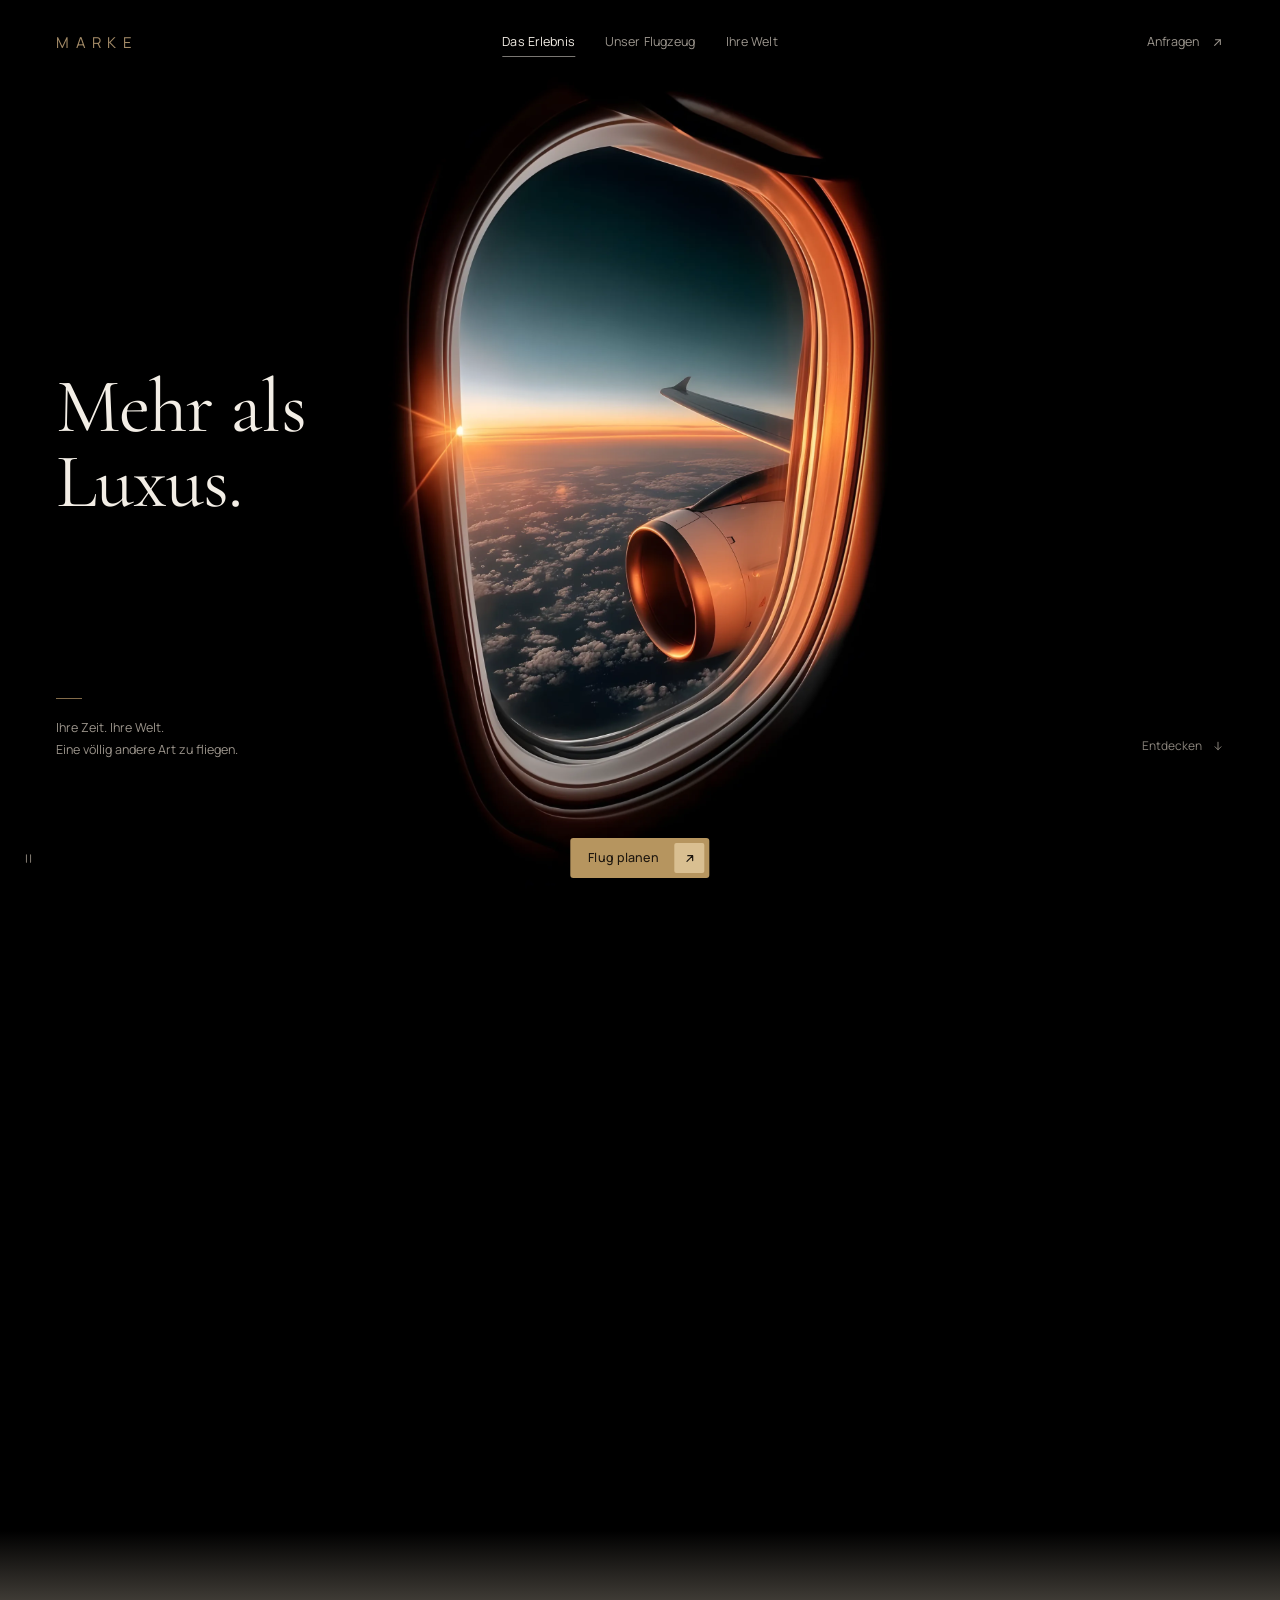
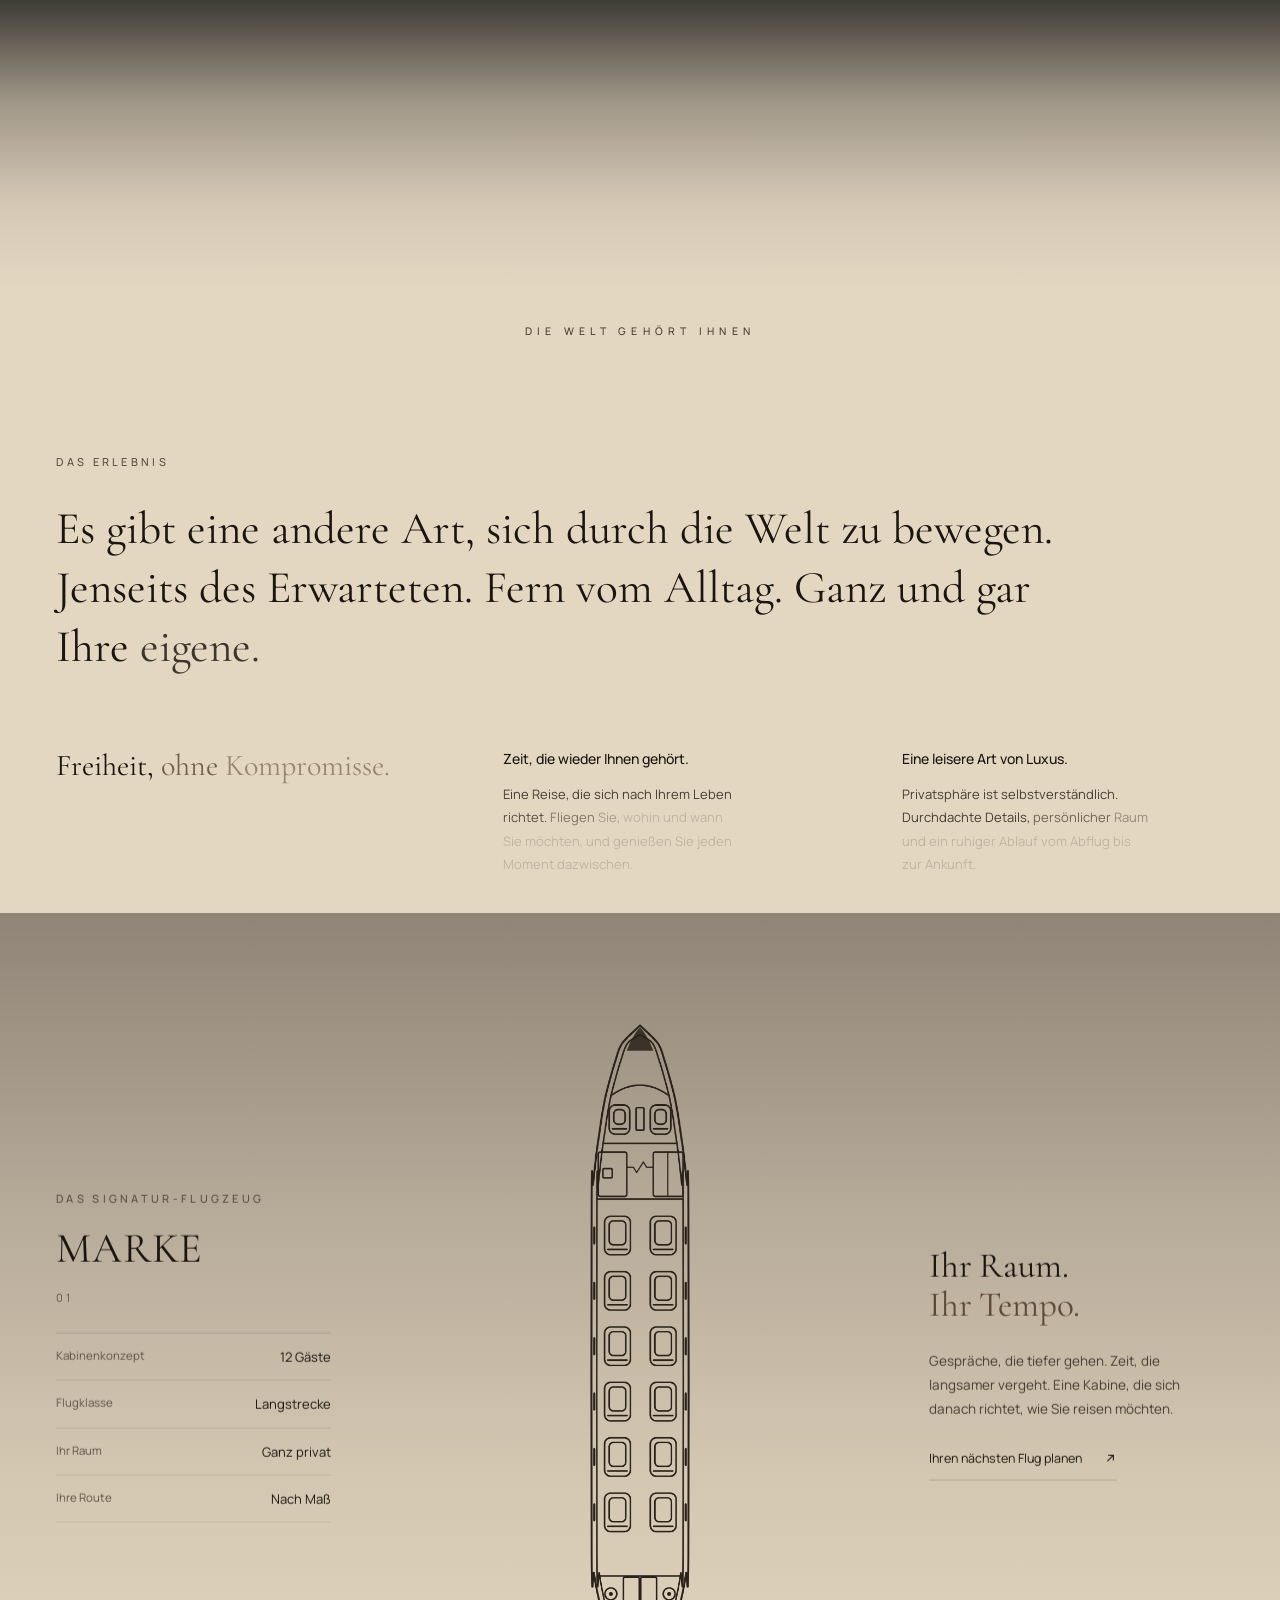
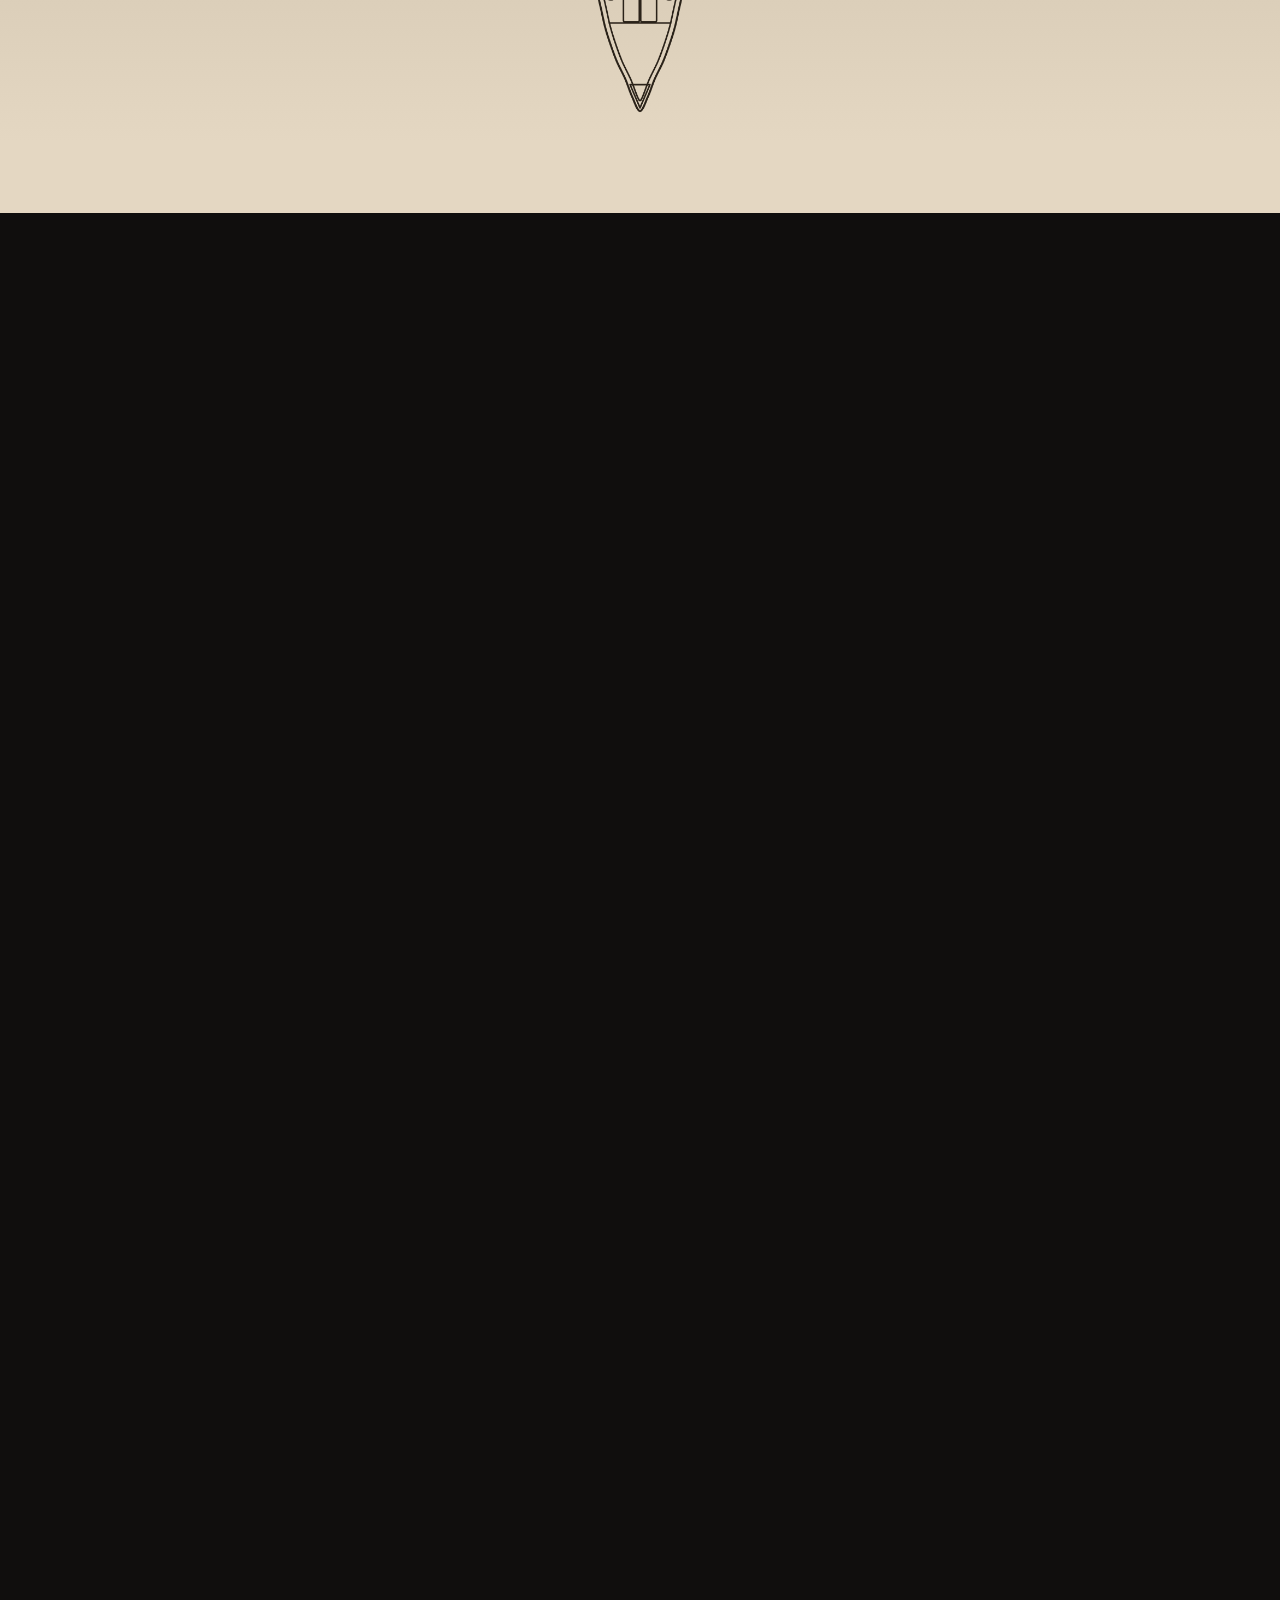
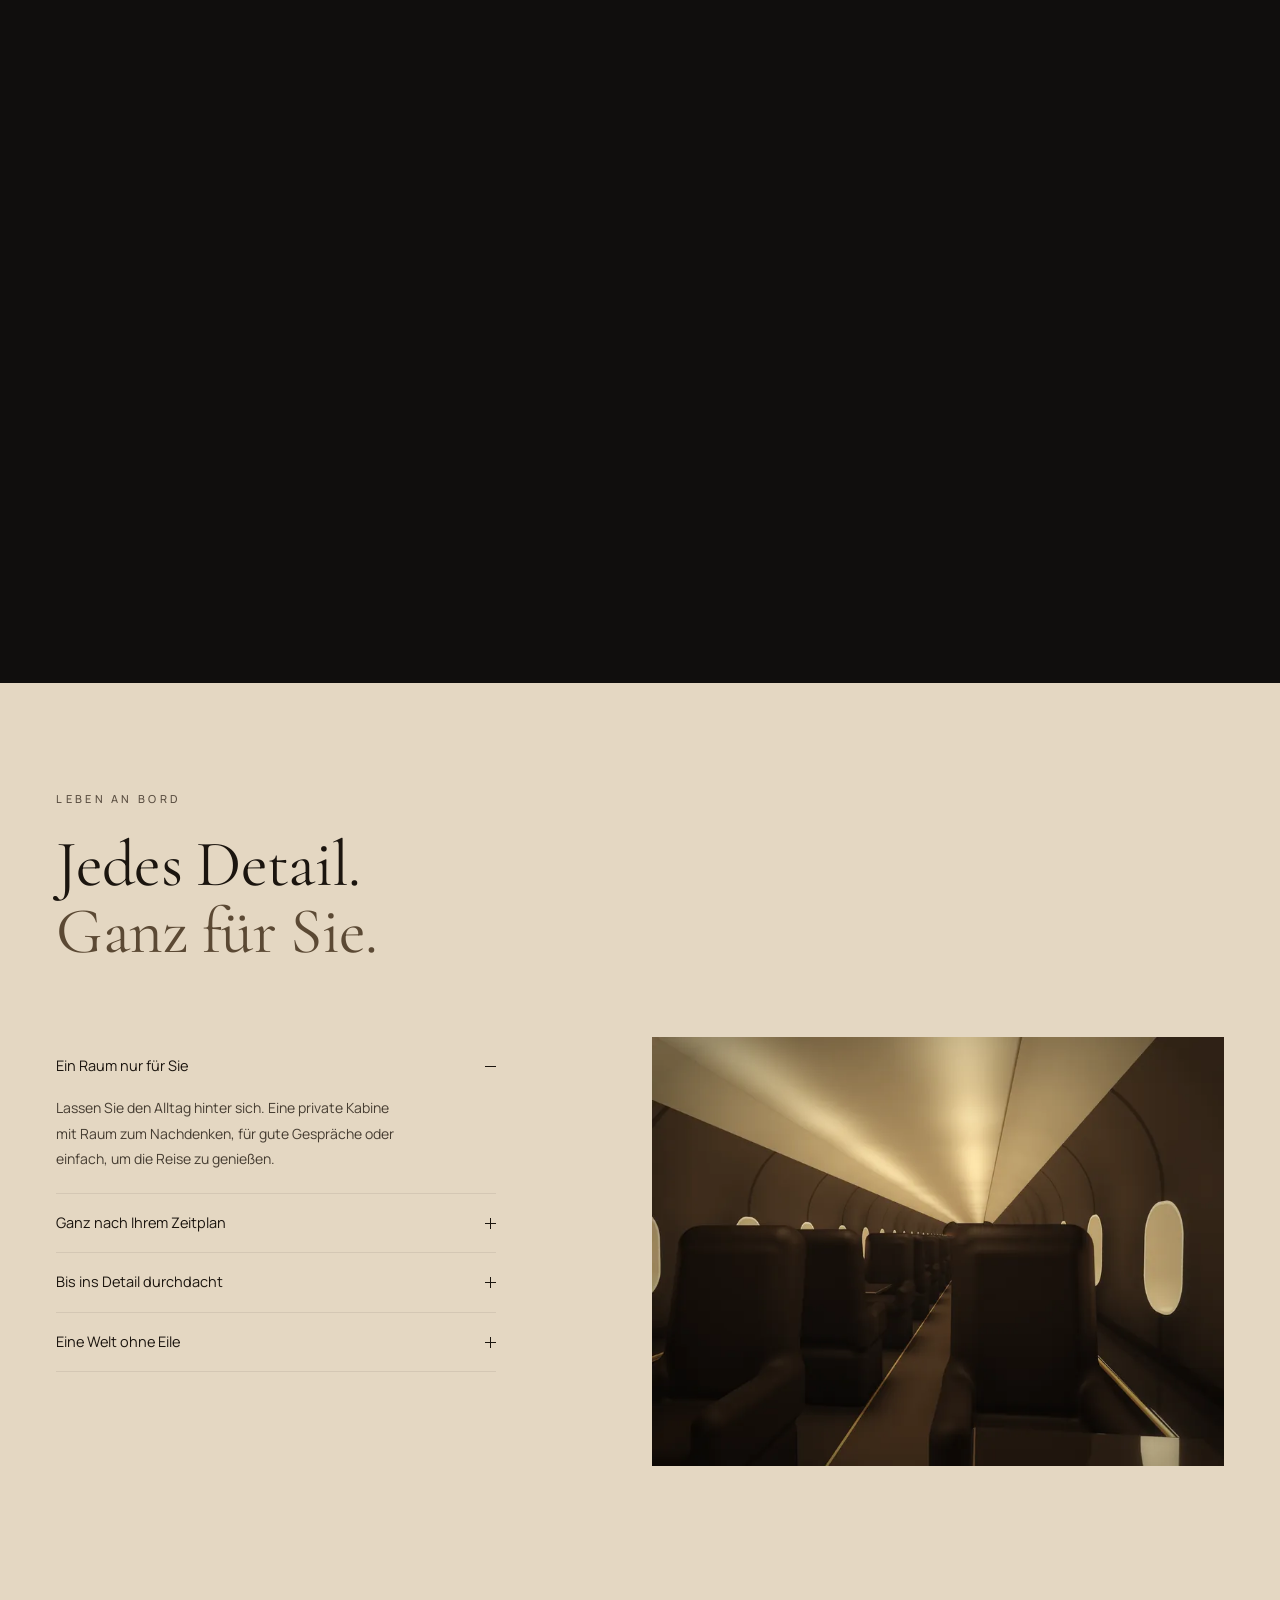
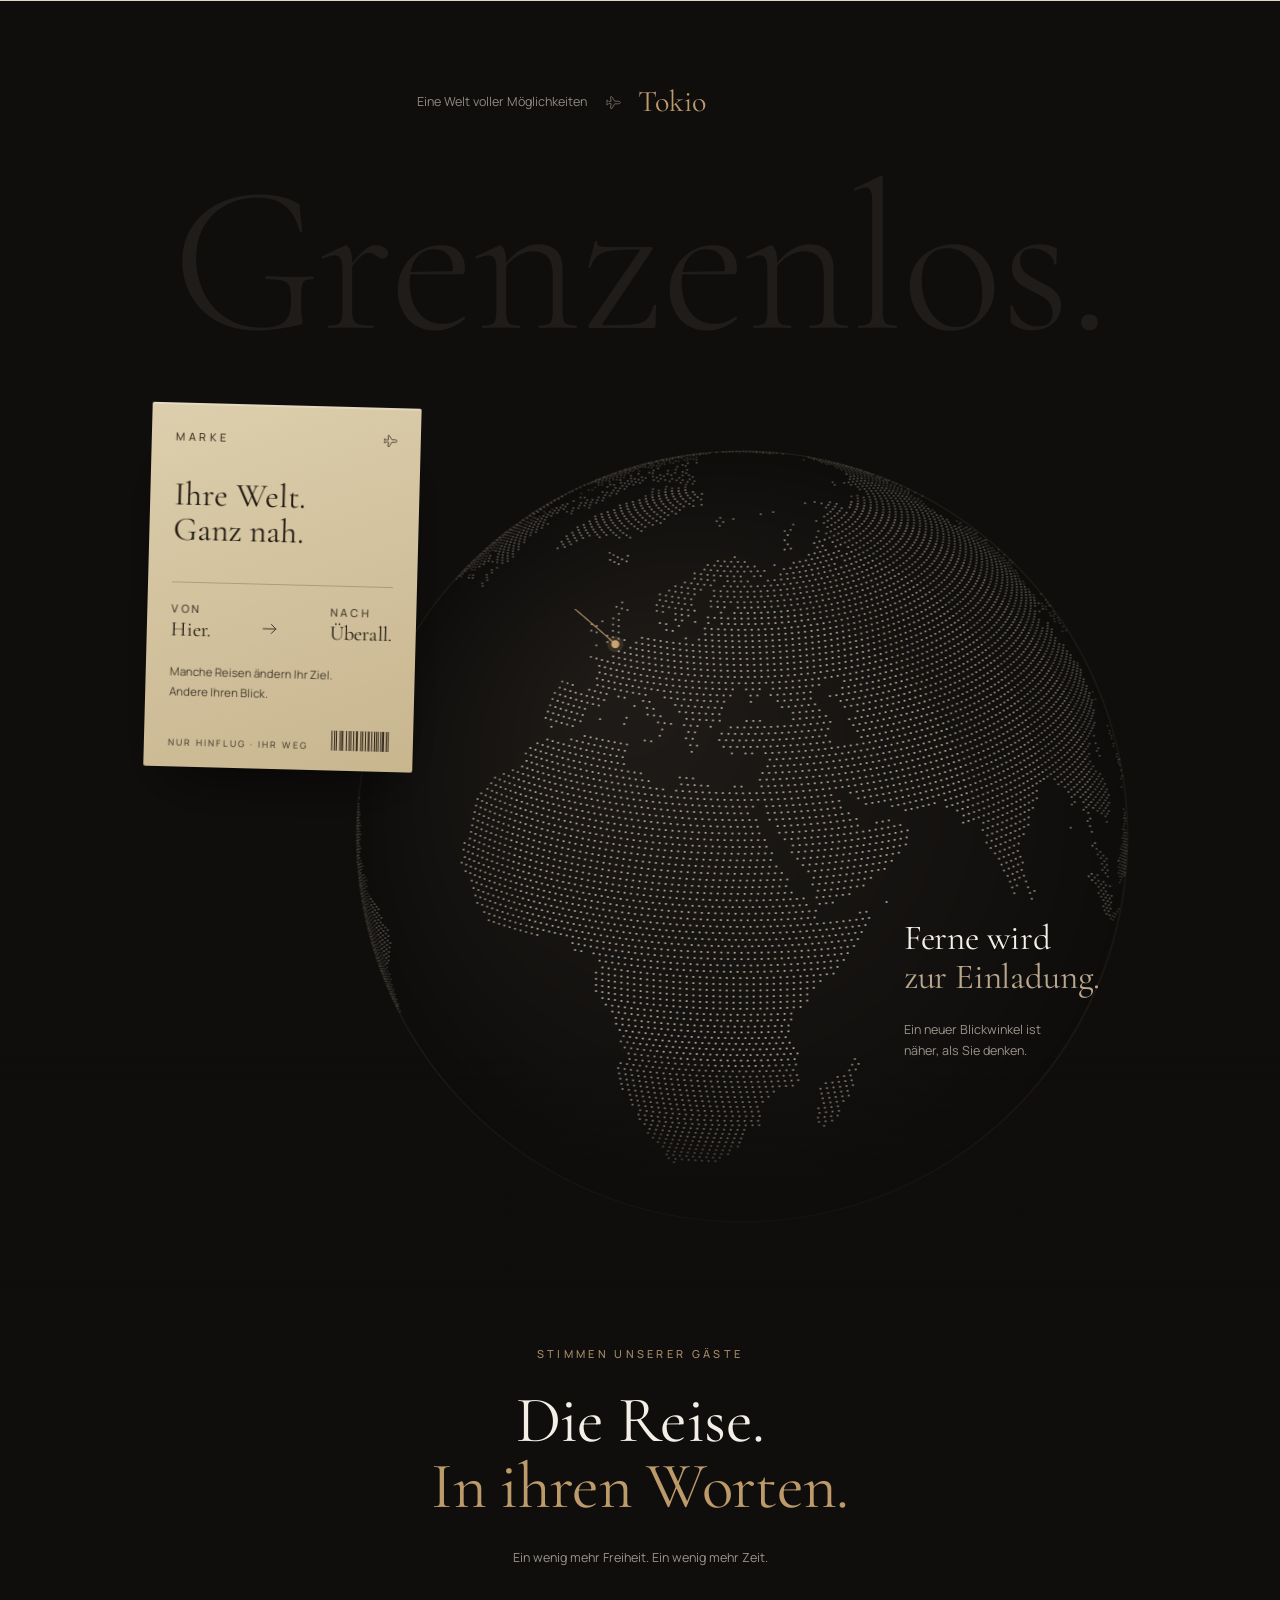
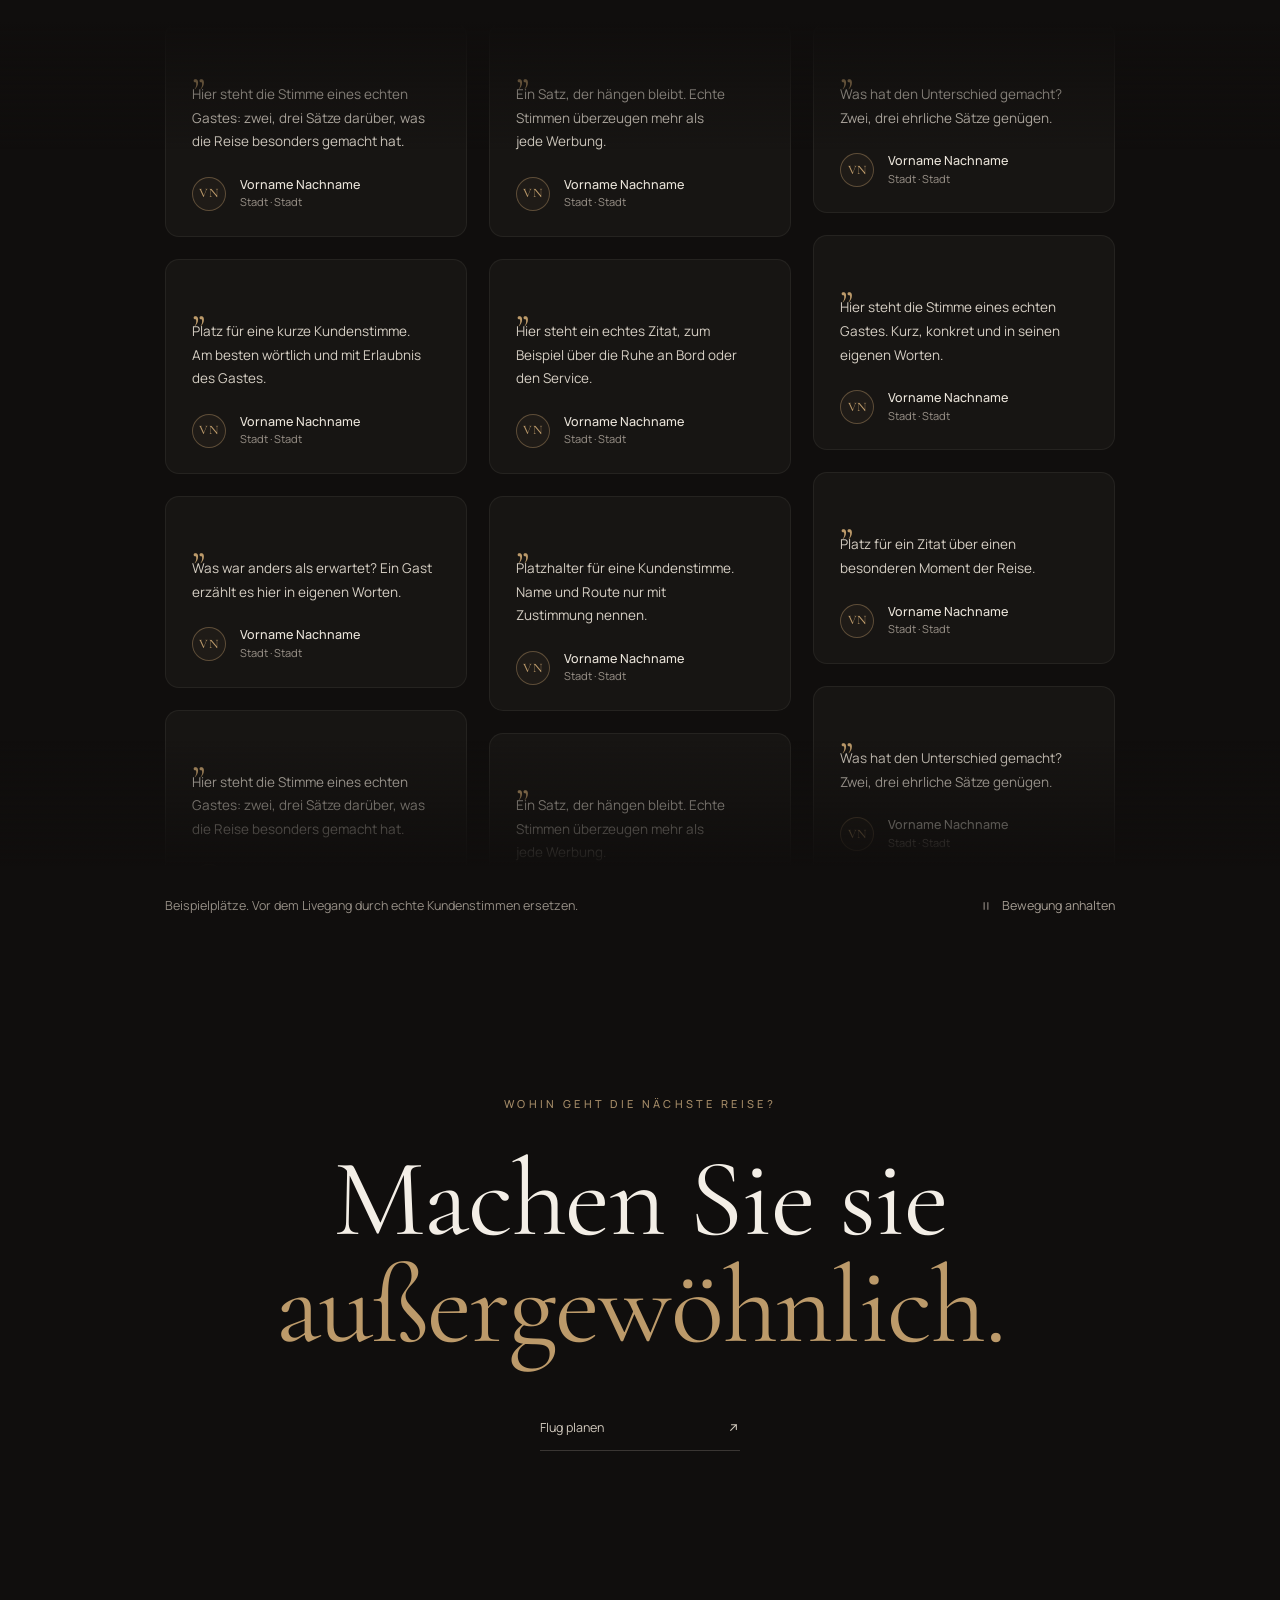
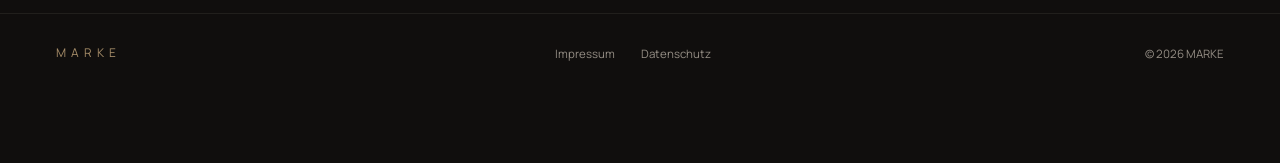
<file: vorlagen/luxus-scroll/index.html>
<!doctype html>
<html lang="de" data-type="service">
<head>
  <meta charset="utf-8">
  <meta name="viewport" content="width=device-width, initial-scale=1">
  <title>Privatflug Vorlage</title>
  <meta name="description" content="Vorlage für eine Premium-Website mit Scroll-Erzählung: Flugzeugfenster, Flug über den Wolken, Kabine, Weltkarte, Kundenstimmen.">
  <meta name="robots" content="noindex, nofollow">
  <meta name="page-type" content="service">
  <meta name="site-kind" content="other">
  <meta name="theme-color" content="#100e0d">
  <link rel="preload" href="assets/fonts/cormorant-garamond-latin-400-normal.woff2" as="font" type="font/woff2" crossorigin>
  <link rel="preload" href="assets/fonts/manrope-latin-400-normal.woff2" as="font" type="font/woff2" crossorigin>
  <link rel="preload" as="image" imagesrcset="assets/img/fenster-foto-736.webp 736w, assets/img/fenster-foto-1472.webp 1472w, assets/img/fenster-foto-2208.webp 2208w, assets/img/fenster-foto-2944.webp 2944w" imagesizes="(max-width: 760px) 130vw, 270vh" fetchpriority="high">
  <link rel="stylesheet" href="assets/css/style.css">
  <script>
    /* Vor dem ersten Zeichnen: JS- und Bewegungs-Status setzen, damit nichts springt. */
    document.documentElement.classList.add('js');
    if (window.matchMedia('(prefers-reduced-motion: reduce)').matches) document.documentElement.classList.add('rm');
    /* Handy-Ansicht für die Seite /websites/ (?handy=1): größere Schrift und Knöpfe, Anruf-Knopf und Chat */
    if (/[?&]handy=1(&|$)/.test(location.search)) document.documentElement.classList.add('is-handy');
  </script>
</head>
<body>
<!--
  VORLAGE "Luxus-Scroll" – Nachbau einer Premium-Seite mit Scroll-Erzählung.
  Markenname: überall "MARKE" ersetzen. Farben: :root in assets/css/style.css.
  Bilder: assets/img (Fensterfoto = Kundenfoto 4x hochskaliert, Jet = eigenes 3D-Render, Sitzplan = Vektorgrafik).
  Kundenstimmen: nur echte Stimmen eintragen (Platzhalter in Abschnitt #stimmen).
  Anleitung: README.md
-->
<!--
  Design-Detektor (impeccable): bewusste Ausnahmen dieser Vorlage, gewünscht als Nachbau des Originals.
  impeccable-disable kicker-above-heading -- kleine Zeilen über Überschriften gehören zum Original (PRODUCT.md)
  impeccable-disable flat-type-hierarchy -- Datei-Scan liest clamp() im font-Kurzwert nicht; im Browser h2 44 bis 148 px
-->
<a class="skip" href="#inhalt">Zum Inhalt springen</a>

<header class="site-head" data-theme="dark">
  <a class="brand" href="#top" aria-label="MARKE – zur Startseite">MARKE</a>
  <nav class="site-nav" aria-label="Hauptnavigation">
    <a href="#erlebnis">Das Erlebnis</a>
    <a href="#flugzeug">Unser Flugzeug</a>
    <a href="#welt">Ihre Welt</a>
  </nav>
  <a class="head-cta" href="#anfrage">Anfragen <svg class="ico" viewBox="0 0 16 16" aria-hidden="true"><path d="M4.5 11.5 11.5 4.5M5.5 4.5h6v6"/></svg></a>
</header>

<main id="inhalt">

  <!-- 1 + 2: Fenster-Hero, Zoom in die Wolken, Erlebnis-Text -->
  <section class="sky" id="top" data-theme="dark" aria-label="Einstieg">
    <div class="sky__stage">
      <!-- Fensterfoto (vom Kunden, 4x hochskaliert bis 2944 x 5252). Beim Scrollen wird bis in die Scheibe gezoomt. -->
      <img class="window__photo" src="assets/img/fenster-foto-1472.webp" srcset="assets/img/fenster-foto-736.webp 736w, assets/img/fenster-foto-1472.webp 1472w, assets/img/fenster-foto-2208.webp 2208w, assets/img/fenster-foto-2944.webp 2944w" sizes="(max-width: 760px) 130vw, 270vh" alt="Blick aus dem Flugzeugfenster: Sonnenuntergang über den Wolken, Tragfläche und Triebwerk" width="2944" height="5252" fetchpriority="high" decoding="async">
      <canvas class="window__canvas" aria-hidden="true"></canvas>
      <div class="window__glass" aria-hidden="true"><div class="window__shade"><span class="window__lip"></span><span class="window__handle"></span></div></div>
      <div class="window__dark" aria-hidden="true"></div>

      <div class="hero-layer">
        <div class="hero-copy">
          <h1 class="display">Mehr als<br>Luxus.</h1>
          <div class="hero-copy__foot">
            <span class="rule" aria-hidden="true"></span>
            <p>Ihre Zeit. Ihre Welt.<br>Eine völlig andere Art zu fliegen.</p>
          </div>
        </div>
        <a class="hero-discover" href="#erlebnis">Entdecken <svg class="ico" viewBox="0 0 16 16" aria-hidden="true"><path d="M8 3v10M4 9l4 4 4-4"/></svg></a>
      </div>
    </div>

    <div class="sky__flow">
      <div class="sky__spacer" aria-hidden="true"></div>
      <!-- Ab hier steigt das helle Braun mit weichem Rand über das Foto -->
      <div class="sky__band">
      <p class="sky__claim">Die Welt gehört Ihnen</p>
      <div class="experience" id="erlebnis">
        <div class="wrap">
          <p class="kicker">Das Erlebnis</p>
          <h2 class="experience__lead" data-words>Es gibt eine andere Art, sich durch die Welt zu bewegen. Jenseits des Erwarteten. Fern vom Alltag. Ganz und gar Ihre eigene.</h2>
          <div class="experience__grid">
            <p class="experience__quote" data-words><span>Freiheit,</span> <span class="tone">ohne Kompromisse.</span></p>
            <div class="experience__item" data-words>
              <h3>Zeit, die wieder Ihnen gehört.</h3>
              <p>Eine Reise, die sich nach Ihrem Leben richtet. Fliegen Sie, wohin und wann Sie möchten, und genießen Sie jeden Moment dazwischen.</p>
            </div>
            <div class="experience__item" data-words>
              <h3>Eine leisere Art von Luxus.</h3>
              <p>Privatsphäre ist selbstverständlich. Durchdachte Details, persönlicher Raum und ein ruhiger Ablauf vom Abflug bis zur Ankunft.</p>
            </div>
          </div>
        </div>
      </div>
      </div>
    </div>
  </section>

  <!-- 3: Jet fliegt über die Überschrift, dann Datenblatt und Sitzplan -->
  <section class="flight" id="flugzeug" data-theme="light" aria-labelledby="flight-title">
    <div class="flight__stage">
      <div class="flight__dusk" aria-hidden="true"></div>
      <h2 class="flight__title display" id="flight-title"><span class="flight__w1">Fliegen</span> <span class="flight__w2">mit Klasse.</span></h2>

      <div class="flight__jet" aria-hidden="true">
        <div class="wipe wipe--plane"><div class="wipe__inner">
          <img class="flight__shadow" src="assets/img/jet-schatten.webp" alt="" width="480" height="600" decoding="async">
          <img class="flight__plane" src="assets/img/jet-2000.webp" srcset="assets/img/jet-1250.webp 1000w, assets/img/jet-2000.webp 1600w, assets/img/jet-3000.webp 2400w, assets/img/jet-4000.webp 3200w" sizes="(max-width: 760px) 88vh, 124vh" alt="" width="3200" height="4000" decoding="async">
        </div></div>
        <div class="wipe wipe--plan"><div class="wipe__inner">
          <img class="flight__plan" src="assets/img/sitzplan.svg" alt="" width="920" height="1150" decoding="async">
        </div></div>
      </div>

      <div class="flight__spec">
        <p class="kicker kicker--ink">Das Signatur-Flugzeug</p>
        <h3 class="flight__name">MARKE</h3>
        <p class="flight__no">01</p>
        <dl class="specs">
          <div><dt>Kabinenkonzept</dt><dd>12 Gäste</dd></div>
          <div><dt>Flugklasse</dt><dd>Langstrecke</dd></div>
          <div><dt>Ihr Raum</dt><dd>Ganz privat</dd></div>
          <div><dt>Ihre Route</dt><dd>Nach Maß</dd></div>
        </dl>
      </div>

      <div class="flight__copy">
        <h3 class="title-2">Ihr Raum.<br><span class="tone">Ihr Tempo.</span></h3>
        <p>Gespräche, die tiefer gehen. Zeit, die langsamer vergeht. Eine Kabine, die sich danach richtet, wie Sie reisen möchten.</p>
        <a class="line-link" href="#anfrage">Ihren nächsten Flug planen <svg class="ico" viewBox="0 0 16 16" aria-hidden="true"><path d="M4.5 11.5 11.5 4.5M5.5 4.5h6v6"/></svg></a>
      </div>
    </div>
  </section>

  <!-- 4: Leben an Bord -->
  <section class="board" id="an-bord" data-theme="light" aria-labelledby="board-title">
    <div class="wrap">
      <p class="kicker kicker--ink">Leben an Bord</p>
      <h2 class="board__title display-2" id="board-title">Jedes Detail.<br><span class="tone">Ganz für Sie.</span></h2>
      <div class="board__grid">
        <div class="accordion" data-accordion>
          <div class="acc-item is-open">
            <h3><button type="button" aria-expanded="true" aria-controls="acc-1" id="acc-b-1" data-img="0">Ein Raum nur für Sie<span class="acc-icon" aria-hidden="true"></span></button></h3>
            <div class="acc-panel" id="acc-1" role="region" aria-labelledby="acc-b-1"><p>Lassen Sie den Alltag hinter sich. Eine private Kabine mit Raum zum Nachdenken, für gute Gespräche oder einfach, um die Reise zu genießen.</p></div>
          </div>
          <div class="acc-item">
            <h3><button type="button" aria-expanded="false" aria-controls="acc-2" id="acc-b-2" data-img="1">Ganz nach Ihrem Zeitplan<span class="acc-icon" aria-hidden="true"></span></button></h3>
            <div class="acc-panel" id="acc-2" role="region" aria-labelledby="acc-b-2" hidden><p>Sie bestimmen, wann es losgeht. Der Flug richtet sich nach Ihrem Kalender, nicht umgekehrt.</p></div>
          </div>
          <div class="acc-item">
            <h3><button type="button" aria-expanded="false" aria-controls="acc-3" id="acc-b-3" data-img="2">Bis ins Detail durchdacht<span class="acc-icon" aria-hidden="true"></span></button></h3>
            <div class="acc-panel" id="acc-3" role="region" aria-labelledby="acc-b-3" hidden><p>Vom Leder der Sitze bis zum Licht in der Kabine ist alles darauf ausgelegt, dass Sie sich vom ersten Moment an wohlfühlen.</p></div>
          </div>
          <div class="acc-item">
            <h3><button type="button" aria-expanded="false" aria-controls="acc-4" id="acc-b-4" data-img="3">Eine Welt ohne Eile<span class="acc-icon" aria-hidden="true"></span></button></h3>
            <div class="acc-panel" id="acc-4" role="region" aria-labelledby="acc-b-4" hidden><p>Steigen Sie in Ruhe ein und kommen Sie entspannt an. Dazwischen liegt Zeit, die ganz Ihnen gehört.</p></div>
          </div>
        </div>
        <div class="board__media" data-media>
          <!-- Bildplätze (4:3, bis 3840 x 2880 in vier Größen: 800, 1600, 2400, 3840). Jetzt: eigene 3D-Visualisierungen als Platzhalter. Für Kunden: echte Fotos einsetzen. -->
          <img class="is-active" src="assets/img/kabine-1-800.webp" srcset="assets/img/kabine-1-800.webp 800w, assets/img/kabine-1-1600.webp 1600w, assets/img/kabine-1-2400.webp 2400w, assets/img/kabine-1-3840.webp 3840w" sizes="(max-width: 760px) 90vw, 46vw" alt="Blick durch die Kabine mit Ledersesseln und warmem Deckenlicht" width="3840" height="2880" loading="lazy" decoding="async">
          <img hidden src="assets/img/kabine-2-800.webp" srcset="assets/img/kabine-2-800.webp 800w, assets/img/kabine-2-1600.webp 1600w, assets/img/kabine-2-2400.webp 2400w, assets/img/kabine-2-3840.webp 3840w" sizes="(max-width: 760px) 90vw, 46vw" alt="Clubsessel und Tisch am Fenster" width="3840" height="2880" loading="lazy" decoding="async">
          <img hidden src="assets/img/kabine-3-800.webp" srcset="assets/img/kabine-3-800.webp 800w, assets/img/kabine-3-1600.webp 1600w, assets/img/kabine-3-2400.webp 2400w, assets/img/kabine-3-3840.webp 3840w" sizes="(max-width: 760px) 90vw, 46vw" alt="Fenster mit Blick über die Wolken, davor ein Tisch aus Klavierlack" width="3840" height="2880" loading="lazy" decoding="async">
          <img hidden src="assets/img/kabine-4-800.webp" srcset="assets/img/kabine-4-800.webp 800w, assets/img/kabine-4-1600.webp 1600w, assets/img/kabine-4-2400.webp 2400w, assets/img/kabine-4-3840.webp 3840w" sizes="(max-width: 760px) 90vw, 46vw" alt="Gang zwischen den Sesselreihen" width="3840" height="2880" loading="lazy" decoding="async">
        </div>
      </div>
    </div>
  </section>

  <!-- 5: Ihre Welt – Globus mit Flugrouten und Bordkarte -->
  <section class="world" id="welt" data-theme="dark" aria-labelledby="world-title">
    <div class="world__ticker">
      <span>Eine Welt voller Möglichkeiten</span>
      <svg class="ico ico--plane" viewBox="0 0 24 24" aria-hidden="true"><path d="M17.8 19.2 16 11l3.5-3.5C21 6 21.5 4 21 3c-1-.5-3 0-4.5 1.5L13 8 4.8 6.2c-.5-.1-.9.1-1.1.5l-.3.3c-.2.5-.1 1 .3 1.3L9 12l-2 3H4l-1 1 3 2 2 3 1-1v-3l3-2 3.5 5.3c.3.4.8.5 1.3.3l.5-.2c.4-.3.6-.7.5-1.2z"/></svg>
      <span class="ticker" aria-hidden="true"><span class="ticker__list"><span>Tokio</span><span>Paris</span><span>New York</span><span>Dubai</span><span>Kapstadt</span><span>Sydney</span><span>Reykjavík</span><span>Singapur</span><span>Tokio</span></span></span>
      <span class="visually-hidden">Tokio, Paris, New York, Dubai, Kapstadt, Sydney, Reykjavík, Singapur</span>
    </div>
    <div class="world__stage">
      <p class="world__giant" data-word="Grenzenlos." aria-hidden="true"></p>
      <canvas class="world__globe" aria-hidden="true"></canvas>
      <article class="pass" aria-label="Bordkarte">
        <div class="pass__top">
          <span class="pass__brand">MARKE</span>
          <svg class="ico ico--plane" viewBox="0 0 24 24" aria-hidden="true"><path d="M17.8 19.2 16 11l3.5-3.5C21 6 21.5 4 21 3c-1-.5-3 0-4.5 1.5L13 8 4.8 6.2c-.5-.1-.9.1-1.1.5l-.3.3c-.2.5-.1 1 .3 1.3L9 12l-2 3H4l-1 1 3 2 2 3 1-1v-3l3-2 3.5 5.3c.3.4.8.5 1.3.3l.5-.2c.4-.3.6-.7.5-1.2z"/></svg>
        </div>
        <p class="pass__title">Ihre Welt.<br>Ganz nah.</p>
        <div class="pass__route">
          <div><span class="pass__label">Von</span><span class="pass__place">Hier.</span></div>
          <svg class="ico pass__arrow" viewBox="0 0 24 24" aria-hidden="true"><path d="M3 12h17M14 6l6 6-6 6"/></svg>
          <div><span class="pass__label">Nach</span><span class="pass__place">Überall.</span></div>
        </div>
        <p class="pass__text">Manche Reisen ändern Ihr Ziel.<br>Andere Ihren Blick.</p>
        <div class="pass__foot">
          <span>Nur Hinflug · Ihr Weg</span>
          <svg class="pass__code" viewBox="0 0 64 22" aria-hidden="true"><path d="M1 0v22M4 0v22M6 0v22M10 0v22M12 0v22M13 0v22M17 0v22M20 0v22M22 0v22M25 0v22M28 0v22M29 0v22M33 0v22M35 0v22M38 0v22M41 0v22M42 0v22M45 0v22M48 0v22M50 0v22M52 0v22M55 0v22M57 0v22M58 0v22M61 0v22M63 0v22"/></svg>
        </div>
      </article>
      <div class="world__copy">
        <h2 class="title-2" id="world-title">Ferne wird<br><span class="tone">zur Einladung.</span></h2>
        <p>Ein neuer Blickwinkel ist<br>näher, als Sie denken.</p>
      </div>
    </div>
  </section>

  <!-- 6: Stimmen. NUR ECHTE KUNDENSTIMMEN EINTRAGEN. Platzhalter unten ersetzen. -->
  <section class="voices" id="stimmen" data-theme="dark" aria-labelledby="voices-title">
    <div class="wrap voices__head">
      <p class="kicker">Stimmen unserer Gäste</p>
      <h2 class="display-2" id="voices-title">Die Reise.<br><span class="tone tone--gold">In ihren Worten.</span></h2>
      <p class="voices__lead">Ein wenig mehr Freiheit. Ein wenig mehr Zeit.</p>
    </div>
    <div class="voices__cols" data-voices>
      <div class="voices__col">
        <figure class="voice"><blockquote>Hier steht die Stimme eines echten Gastes: zwei, drei Sätze darüber, was die Reise besonders gemacht hat.</blockquote><figcaption><span class="voice__avatar">VN</span><span><strong>Vorname Nachname</strong><small>Stadt · Stadt</small></span></figcaption></figure>
        <figure class="voice"><blockquote>Platz für eine kurze Kundenstimme. Am besten wörtlich und mit Erlaubnis des Gastes.</blockquote><figcaption><span class="voice__avatar">VN</span><span><strong>Vorname Nachname</strong><small>Stadt · Stadt</small></span></figcaption></figure>
        <figure class="voice"><blockquote>Was war anders als erwartet? Ein Gast erzählt es hier in eigenen Worten.</blockquote><figcaption><span class="voice__avatar">VN</span><span><strong>Vorname Nachname</strong><small>Stadt · Stadt</small></span></figcaption></figure>
      </div>
      <div class="voices__col voices__col--down">
        <figure class="voice"><blockquote>Ein Satz, der hängen bleibt. Echte Stimmen überzeugen mehr als jede Werbung.</blockquote><figcaption><span class="voice__avatar">VN</span><span><strong>Vorname Nachname</strong><small>Stadt · Stadt</small></span></figcaption></figure>
        <figure class="voice"><blockquote>Hier steht ein echtes Zitat, zum Beispiel über die Ruhe an Bord oder den Service.</blockquote><figcaption><span class="voice__avatar">VN</span><span><strong>Vorname Nachname</strong><small>Stadt · Stadt</small></span></figcaption></figure>
        <figure class="voice"><blockquote>Platzhalter für eine Kundenstimme. Name und Route nur mit Zustimmung nennen.</blockquote><figcaption><span class="voice__avatar">VN</span><span><strong>Vorname Nachname</strong><small>Stadt · Stadt</small></span></figcaption></figure>
      </div>
      <div class="voices__col">
        <figure class="voice"><blockquote>Was hat den Unterschied gemacht? Zwei, drei ehrliche Sätze genügen.</blockquote><figcaption><span class="voice__avatar">VN</span><span><strong>Vorname Nachname</strong><small>Stadt · Stadt</small></span></figcaption></figure>
        <figure class="voice"><blockquote>Hier steht die Stimme eines echten Gastes. Kurz, konkret und in seinen eigenen Worten.</blockquote><figcaption><span class="voice__avatar">VN</span><span><strong>Vorname Nachname</strong><small>Stadt · Stadt</small></span></figcaption></figure>
        <figure class="voice"><blockquote>Platz für ein Zitat über einen besonderen Moment der Reise.</blockquote><figcaption><span class="voice__avatar">VN</span><span><strong>Vorname Nachname</strong><small>Stadt · Stadt</small></span></figcaption></figure>
      </div>
    </div>
    <div class="wrap voices__foot">
      <p>Beispielplätze. Vor dem Livegang durch echte Kundenstimmen ersetzen.</p>
      <button class="pause-btn" type="button" data-pause aria-pressed="false"><svg class="ico" viewBox="0 0 16 16" aria-hidden="true"><path class="i-pause" d="M5.5 3.5v9M10.5 3.5v9"/><path class="i-play" d="M5 3.5v9l7-4.5z"/></svg><span>Bewegung anhalten</span></button>
    </div>
  </section>

  <!-- 7: Abschluss -->
  <section class="finale" id="anfrage" data-theme="dark" aria-labelledby="finale-title">
    <div class="wrap">
      <p class="kicker">Wohin geht die nächste Reise?</p>
      <h2 class="finale__title" id="finale-title">Machen Sie sie<br><span class="tone tone--gold">außergewöhnlich.</span></h2>
      <a class="line-link line-link--light" href="mailto:anfrage@example.com?subject=Flug%20planen">Flug planen <svg class="ico" viewBox="0 0 16 16" aria-hidden="true"><path d="M4.5 11.5 11.5 4.5M5.5 4.5h6v6"/></svg></a>
    </div>
  </section>
</main>

<footer class="site-foot" data-theme="dark">
  <div class="wrap site-foot__row">
    <span class="brand brand--small">MARKE</span>
    <nav aria-label="Rechtliches"><a href="impressum.html">Impressum</a><a href="datenschutz.html">Datenschutz</a></nav>
    <p>© 2026 MARKE</p>
  </div>
</footer>

<button class="motion-btn" type="button" data-pause aria-pressed="false" aria-label="Bewegung anhalten"><svg class="ico" viewBox="0 0 16 16" aria-hidden="true"><path class="i-pause" d="M5.5 3.5v9M10.5 3.5v9"/><path class="i-play" d="M5 3.5v9l7-4.5z"/></svg></button>

<!-- Anruf-Knopf und Chat gibt es nur in der Handy-Ansicht (?handy=1, Seite /websites/, Wunsch des Inhabers 25.11.2026).
     Ohne ?handy=1 ist die Leiste unsichtbar (display: contents) und alles bleibt wie im Original.
     Für einen Kunden: die echte Nummer in href="tel:..." eintragen. -->
<div class="float-bar">
  <a class="call-btn" href="tel:000000" aria-label="Anrufen"><svg class="ico" viewBox="0 0 24 24" aria-hidden="true"><path d="M22 16.92v3a2 2 0 0 1-2.18 2 19.79 19.79 0 0 1-8.63-3.07 19.5 19.5 0 0 1-6-6 19.79 19.79 0 0 1-3.07-8.67A2 2 0 0 1 4.11 2h3a2 2 0 0 1 2 1.72c.13.96.36 1.9.7 2.81a2 2 0 0 1-.45 2.11L8.09 9.91a16 16 0 0 0 6 6l1.27-1.27a2 2 0 0 1 2.11-.45c.91.34 1.85.57 2.81.7A2 2 0 0 1 22 16.92z"/></svg></a>
  <a class="float-cta" href="#anfrage"><span>Flug planen</span><span class="float-cta__box"><svg class="ico" viewBox="0 0 16 16" aria-hidden="true"><path d="M4.5 11.5 11.5 4.5M5.5 4.5h6v6"/></svg></span></a>
</div>
<button class="chat-btn" type="button" aria-label="Chat öffnen"><svg class="ico" viewBox="0 0 24 24" aria-hidden="true"><path d="M7.9 20A9 9 0 1 0 4 16.1L2 22Z"/></svg></button>

<script src="assets/js/fenster.js" defer></script>
<script src="assets/js/globe.js" defer></script>
<script src="assets/js/main.js" defer></script>
</body>
</html>
</file>
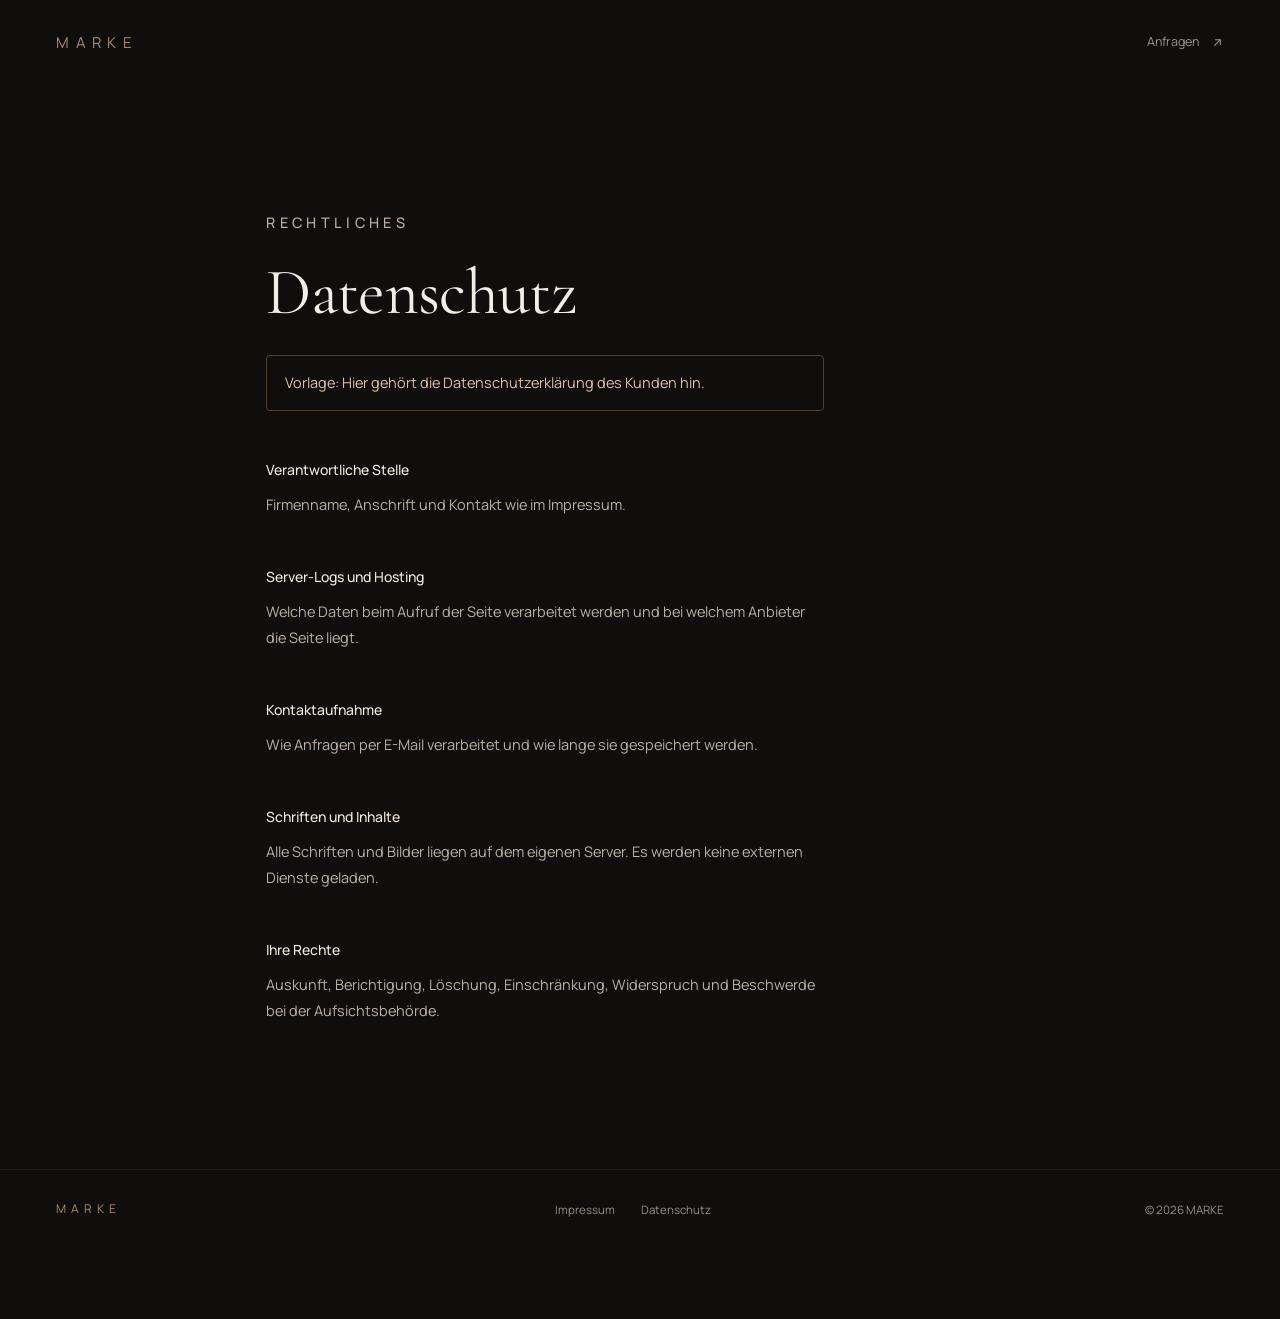
<file: vorlagen/luxus-scroll/datenschutz.html>
<!doctype html>
<html lang="de">
<head>
  <meta charset="utf-8">
  <meta name="viewport" content="width=device-width, initial-scale=1">
  <title>Datenschutz – MARKE</title>
  <meta name="robots" content="noindex, nofollow">
  <meta name="theme-color" content="#100e0d">
  <link rel="stylesheet" href="assets/css/style.css">
</head>
<body class="legal-page">
<a class="skip" href="#inhalt">Zum Inhalt springen</a>
<header class="site-head site-head--static" data-theme="dark">
  <a class="brand" href="index.html" aria-label="MARKE – zur Startseite">MARKE</a>
  <a class="head-cta" href="index.html#anfrage">Anfragen <svg class="ico" viewBox="0 0 16 16" aria-hidden="true"><path d="M4.5 11.5 11.5 4.5M5.5 4.5h6v6"/></svg></a>
</header>
<main id="inhalt" class="legal">
  <div class="wrap legal__wrap">
    <p class="kicker">Rechtliches</p>
    <h1 class="display-2">Datenschutz</h1>
    <p class="legal__note">Vorlage: Hier gehört die Datenschutzerklärung des Kunden hin.</p>
    <h2>Verantwortliche Stelle</h2>
    <p>Firmenname, Anschrift und Kontakt wie im Impressum.</p>
    <h2>Server-Logs und Hosting</h2>
    <p>Welche Daten beim Aufruf der Seite verarbeitet werden und bei welchem Anbieter die Seite liegt.</p>
    <h2>Kontaktaufnahme</h2>
    <p>Wie Anfragen per E-Mail verarbeitet und wie lange sie gespeichert werden.</p>
    <h2>Schriften und Inhalte</h2>
    <p>Alle Schriften und Bilder liegen auf dem eigenen Server. Es werden keine externen Dienste geladen.</p>
    <h2>Ihre Rechte</h2>
    <p>Auskunft, Berichtigung, Löschung, Einschränkung, Widerspruch und Beschwerde bei der Aufsichtsbehörde.</p>
  </div>
</main>
<footer class="site-foot" data-theme="dark">
  <div class="wrap site-foot__row">
    <span class="brand brand--small">MARKE</span>
    <nav aria-label="Rechtliches"><a href="impressum.html">Impressum</a><a href="datenschutz.html">Datenschutz</a></nav>
    <p>© 2026 MARKE</p>
  </div>
</footer>
</body>
</html>
</file>
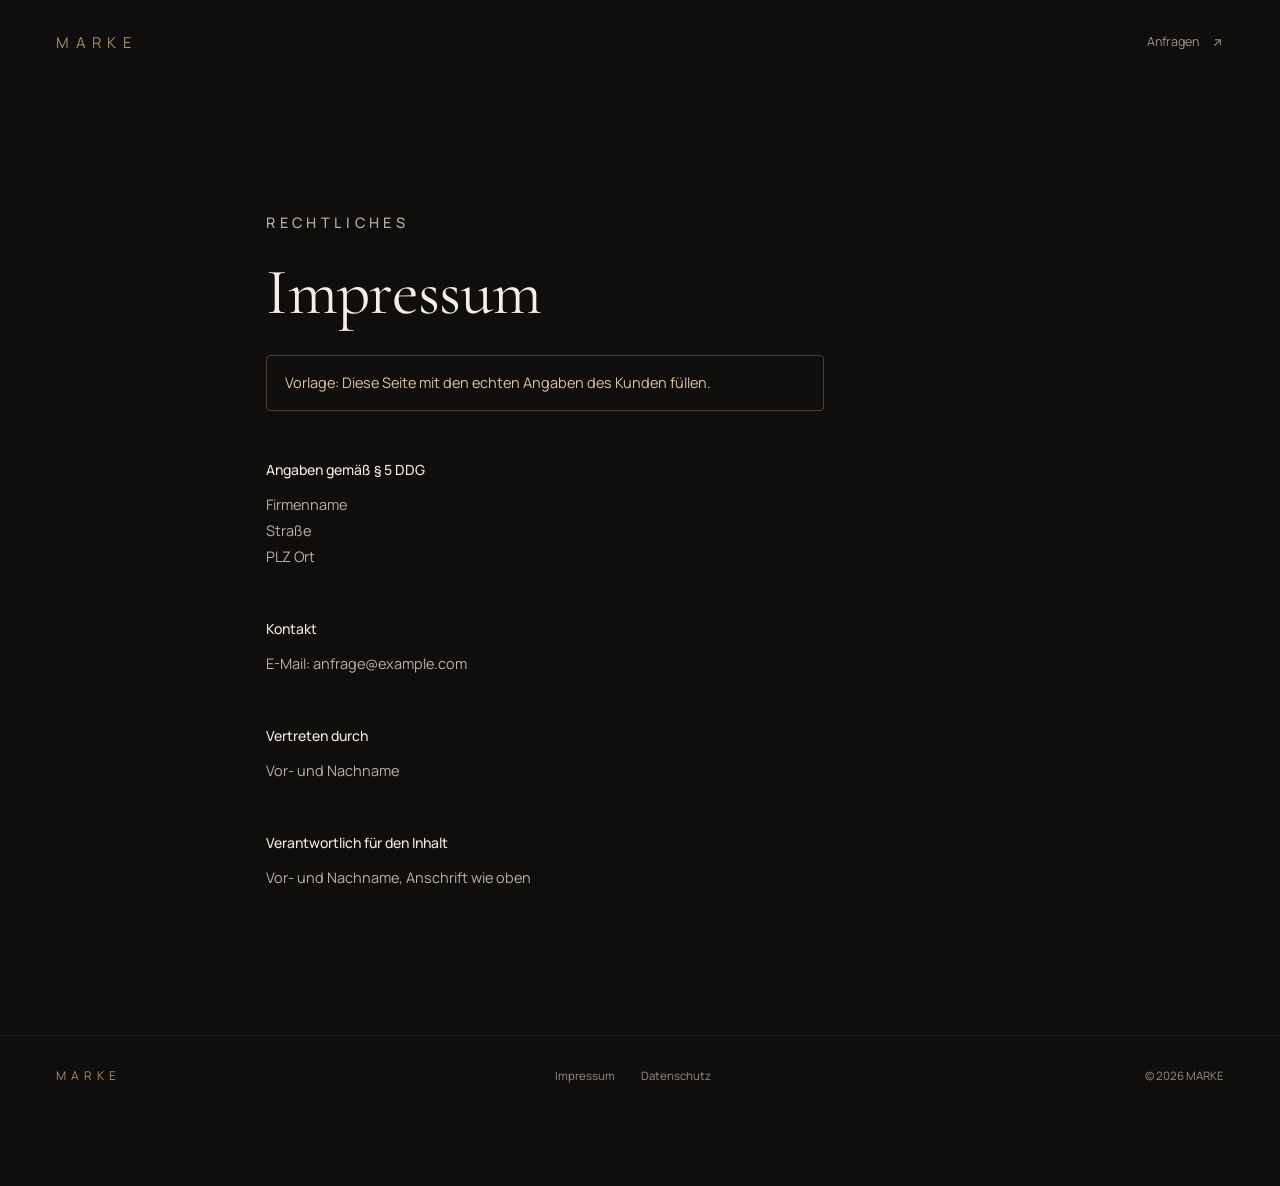
<file: vorlagen/luxus-scroll/impressum.html>
<!doctype html>
<html lang="de">
<head>
  <meta charset="utf-8">
  <meta name="viewport" content="width=device-width, initial-scale=1">
  <title>Impressum – MARKE</title>
  <meta name="robots" content="noindex, nofollow">
  <meta name="theme-color" content="#100e0d">
  <link rel="stylesheet" href="assets/css/style.css">
</head>
<body class="legal-page">
<a class="skip" href="#inhalt">Zum Inhalt springen</a>
<header class="site-head site-head--static" data-theme="dark">
  <a class="brand" href="index.html" aria-label="MARKE – zur Startseite">MARKE</a>
  <a class="head-cta" href="index.html#anfrage">Anfragen <svg class="ico" viewBox="0 0 16 16" aria-hidden="true"><path d="M4.5 11.5 11.5 4.5M5.5 4.5h6v6"/></svg></a>
</header>
<main id="inhalt" class="legal">
  <div class="wrap legal__wrap">
    <p class="kicker">Rechtliches</p>
    <h1 class="display-2">Impressum</h1>
    <p class="legal__note">Vorlage: Diese Seite mit den echten Angaben des Kunden füllen.</p>
    <h2>Angaben gemäß § 5 DDG</h2>
    <p>Firmenname<br>Straße<br>PLZ Ort</p>
    <h2>Kontakt</h2>
    <p>E-Mail: anfrage@example.com</p>
    <h2>Vertreten durch</h2>
    <p>Vor- und Nachname</p>
    <h2>Verantwortlich für den Inhalt</h2>
    <p>Vor- und Nachname, Anschrift wie oben</p>
  </div>
</main>
<footer class="site-foot" data-theme="dark">
  <div class="wrap site-foot__row">
    <span class="brand brand--small">MARKE</span>
    <nav aria-label="Rechtliches"><a href="impressum.html">Impressum</a><a href="datenschutz.html">Datenschutz</a></nav>
    <p>© 2026 MARKE</p>
  </div>
</footer>
</body>
</html>
</file>
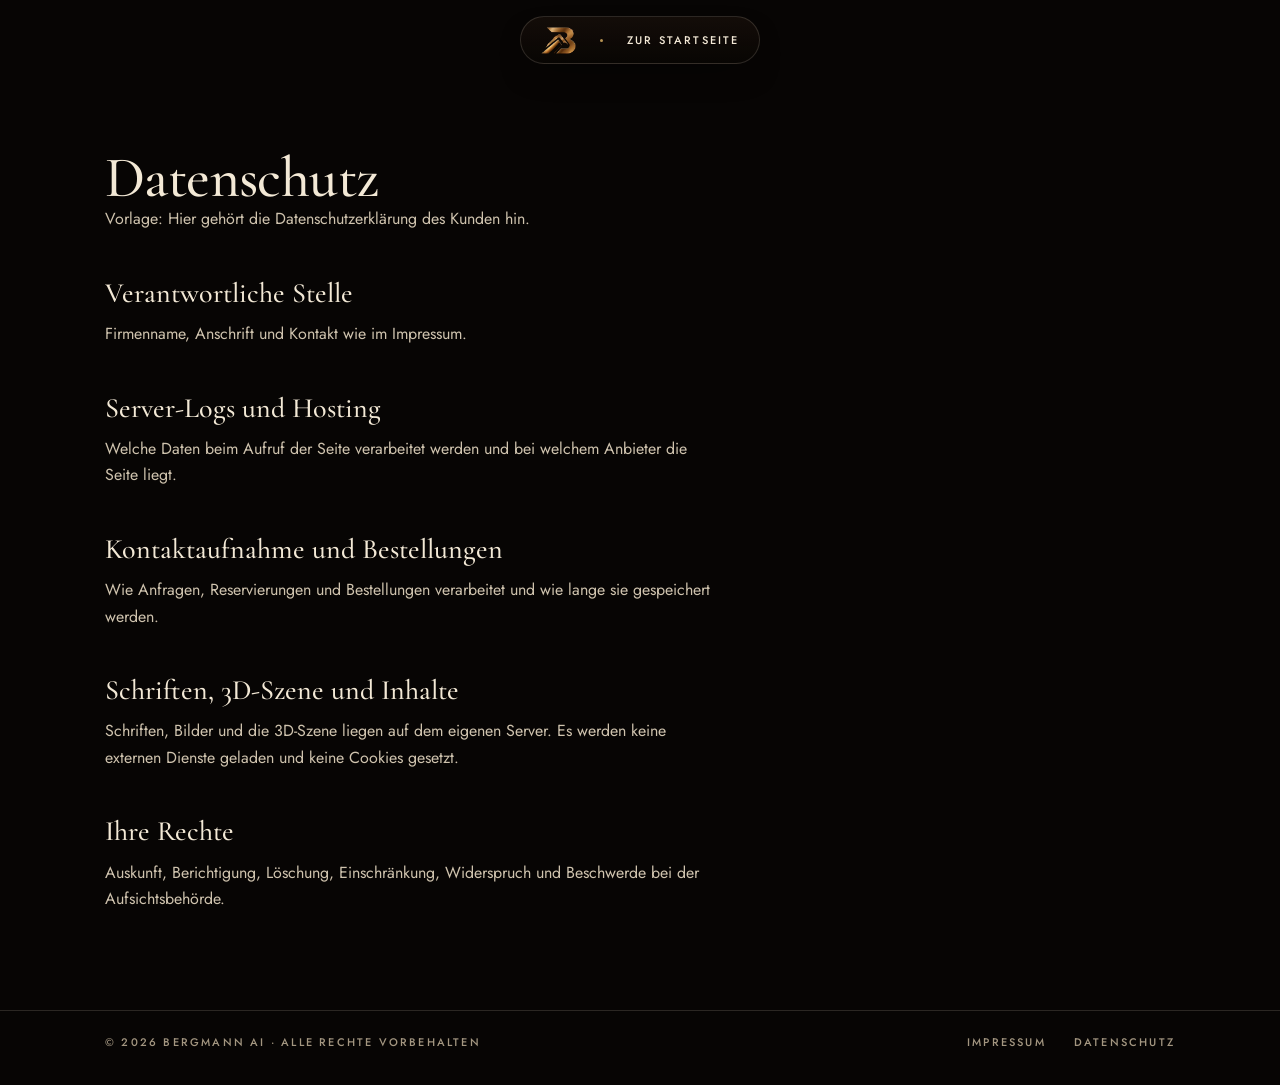
<file: vorlagen/parfum/datenschutz.html>
<!doctype html>
<html lang="de" data-type="product">
<head>
  <meta charset="utf-8">
  <meta name="viewport" content="width=device-width, initial-scale=1">
  <title>Datenschutz – Bergmann AI</title>
  <meta name="robots" content="noindex, nofollow">
  <meta name="theme-color" content="#070504">
  <link rel="stylesheet" href="assets/css/style.css">
</head>
<body class="legal-page">
<a class="skip" href="#inhalt">Zum Inhalt springen</a>
<header class="head head--static">
  <nav class="pill" aria-label="Hauptnavigation">
    <a class="pill__brand" href="index.html" aria-label="Bergmann AI – zur Startseite">
      <img class="logo" src="assets/img/logo-b.webp" alt="" width="122" height="96">
    </a>
    <span class="pill__dot" aria-hidden="true"></span>
    <a class="pill__back" href="index.html">Zur Startseite</a>
  </nav>
</header>
<main id="inhalt" class="legal">
  <div class="wrap legal__wrap">
    <h1 class="h2">Datenschutz</h1>
    <p class="legal__note">Vorlage: Hier gehört die Datenschutzerklärung des Kunden hin.</p>
    <h2>Verantwortliche Stelle</h2>
    <p>Firmenname, Anschrift und Kontakt wie im Impressum.</p>
    <h2>Server-Logs und Hosting</h2>
    <p>Welche Daten beim Aufruf der Seite verarbeitet werden und bei welchem Anbieter die Seite liegt.</p>
    <h2>Kontaktaufnahme und Bestellungen</h2>
    <p>Wie Anfragen, Reservierungen und Bestellungen verarbeitet und wie lange sie gespeichert werden.</p>
    <h2>Schriften, 3D-Szene und Inhalte</h2>
    <p>Schriften, Bilder und die 3D-Szene liegen auf dem eigenen Server. Es werden keine externen Dienste geladen und keine Cookies gesetzt.</p>
    <h2>Ihre Rechte</h2>
    <p>Auskunft, Berichtigung, Löschung, Einschränkung, Widerspruch und Beschwerde bei der Aufsichtsbehörde.</p>
  </div>
</main>
<footer class="foot">
  <div class="wrap foot__base">
    <p>© 2026 Bergmann AI · Alle Rechte vorbehalten</p>
    <nav aria-label="Rechtliches"><a href="impressum.html">Impressum</a><a href="datenschutz.html">Datenschutz</a></nav>
  </div>
</footer>
</body>
</html>
</file>
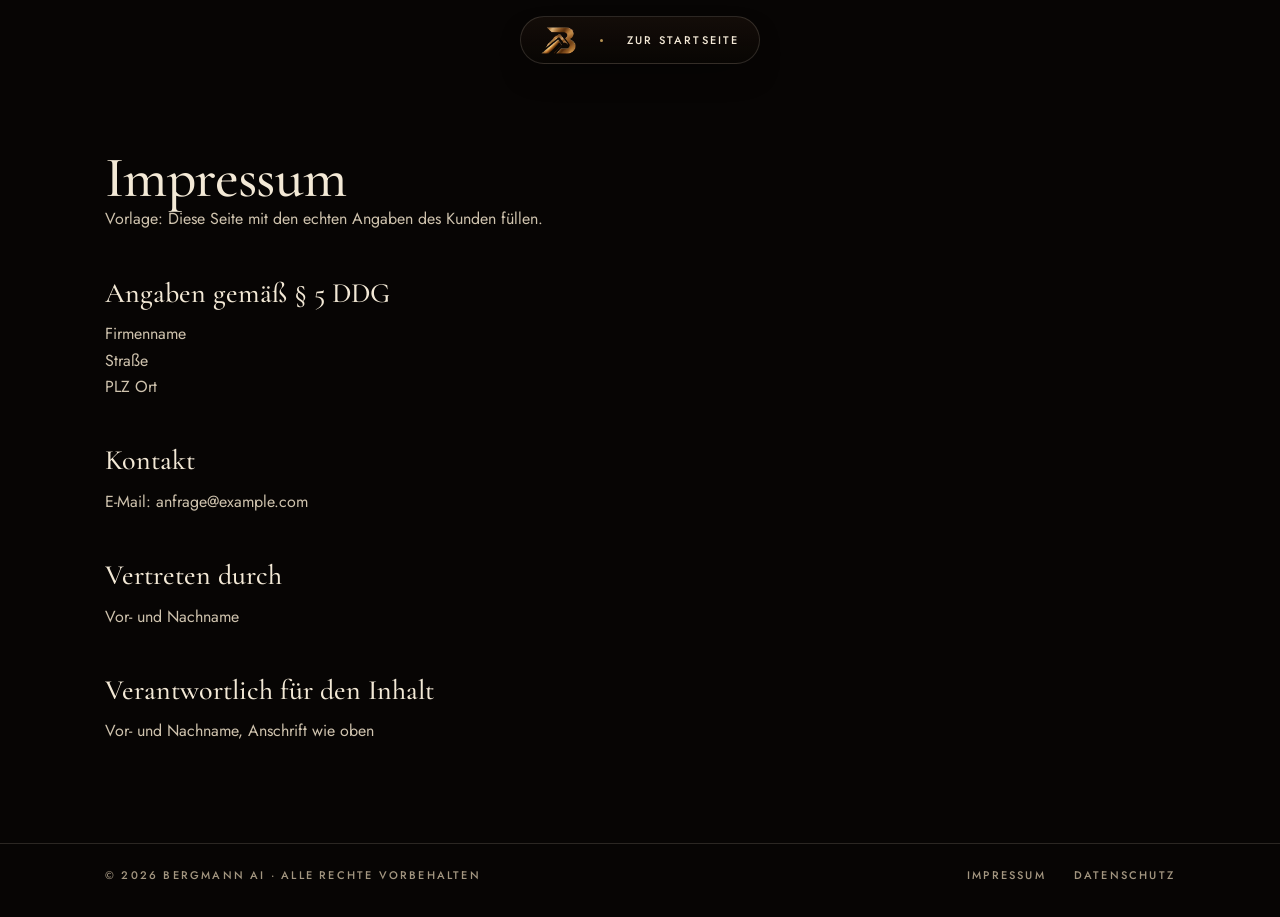
<file: vorlagen/parfum/impressum.html>
<!doctype html>
<html lang="de" data-type="product">
<head>
  <meta charset="utf-8">
  <meta name="viewport" content="width=device-width, initial-scale=1">
  <title>Impressum – Bergmann AI</title>
  <meta name="robots" content="noindex, nofollow">
  <meta name="theme-color" content="#070504">
  <link rel="stylesheet" href="assets/css/style.css">
</head>
<body class="legal-page">
<a class="skip" href="#inhalt">Zum Inhalt springen</a>
<header class="head head--static">
  <nav class="pill" aria-label="Hauptnavigation">
    <a class="pill__brand" href="index.html" aria-label="Bergmann AI – zur Startseite">
      <img class="logo" src="assets/img/logo-b.webp" alt="" width="122" height="96">
    </a>
    <span class="pill__dot" aria-hidden="true"></span>
    <a class="pill__back" href="index.html">Zur Startseite</a>
  </nav>
</header>
<main id="inhalt" class="legal">
  <div class="wrap legal__wrap">
    <h1 class="h2">Impressum</h1>
    <p class="legal__note">Vorlage: Diese Seite mit den echten Angaben des Kunden füllen.</p>
    <h2>Angaben gemäß § 5 DDG</h2>
    <p>Firmenname<br>Straße<br>PLZ Ort</p>
    <h2>Kontakt</h2>
    <p>E-Mail: anfrage@example.com</p>
    <h2>Vertreten durch</h2>
    <p>Vor- und Nachname</p>
    <h2>Verantwortlich für den Inhalt</h2>
    <p>Vor- und Nachname, Anschrift wie oben</p>
  </div>
</main>
<footer class="foot">
  <div class="wrap foot__base">
    <p>© 2026 Bergmann AI · Alle Rechte vorbehalten</p>
    <nav aria-label="Rechtliches"><a href="impressum.html">Impressum</a><a href="datenschutz.html">Datenschutz</a></nav>
  </div>
</footer>
</body>
</html>
</file>
<file: vorlagen/luxus-scroll/assets/css/style.css>
/* ==========================================================================
   Vorlage "Luxus-Scroll"
   Farben, Schriften und Abstände stehen in :root. Für einen neuen Kunden
   zuerst nur diese Werte anpassen.
   ========================================================================== */

@font-face { font-family: "Cormorant Garamond"; src: url("../fonts/cormorant-garamond-latin-300-normal.woff2") format("woff2"); font-weight: 300; font-style: normal; font-display: swap; }
@font-face { font-family: "Cormorant Garamond"; src: url("../fonts/cormorant-garamond-latin-400-normal.woff2") format("woff2"); font-weight: 400; font-style: normal; font-display: swap; }
@font-face { font-family: "Cormorant Garamond"; src: url("../fonts/cormorant-garamond-latin-500-normal.woff2") format("woff2"); font-weight: 500; font-style: normal; font-display: swap; }
@font-face { font-family: "Manrope"; src: url("../fonts/manrope-latin-400-normal.woff2") format("woff2"); font-weight: 400; font-style: normal; font-display: swap; }
@font-face { font-family: "Manrope"; src: url("../fonts/manrope-latin-500-normal.woff2") format("woff2"); font-weight: 500; font-style: normal; font-display: swap; }

:root {
  /* Farben */
  --dark: #100e0d;          /* dunkler Grund */
  --dark-2: #171513;        /* Karten auf Dunkel */
  --cream: #e4d7c2;         /* heller Grund */
  --taupe: #a39787;         /* Abend-Verlauf oben im Jet-Abschnitt */
  --ink: #1b150f;           /* Text auf Hell */
  --brown: #5b4934;         /* zweite Zeile auf Hell */
  --ink-soft: #463d32;      /* Fließtext auf Hell */
  --paper: #f3eee6;         /* Text auf Dunkel */
  --muted: #9a938a;         /* Fließtext auf Dunkel */
  --gold: #bc9a6a;          /* Akzent auf Dunkel */
  --gold-soft: #a58c68;     /* Logo und Labels auf Dunkel */
  --cta: #b6955f;           /* schwebender Button */
  --cta-box: #d9bf91;
  --pass: #d3c39f;          /* Bordkarte */

  /* Schriften */
  --serif: "Cormorant Garamond", "Cormorant", Garamond, "Times New Roman", serif;
  --sans: "Manrope", "Helvetica Neue", Arial, sans-serif;

  /* Maße */
  --pad: clamp(20px, 4.4vw, 170px);
  --s: 1;                   /* Zusatz-Maßstab für kleine Schrift auf sehr großen Bildschirmen */
  --head-h: 84px;
  --ease-out: cubic-bezier(.16, 1, .3, 1);
  --ease-io: cubic-bezier(.65, 0, .25, 1);
}

*, *::before, *::after { box-sizing: border-box; }
html { -webkit-text-size-adjust: 100%; text-size-adjust: 100%; scrollbar-color: #4a4239 var(--dark); scrollbar-width: thin; }
body {
  margin: 0;
  background: var(--dark);
  color: var(--paper);
  font: 400 15px/1.7 var(--sans);
  -webkit-font-smoothing: antialiased;
  -moz-osx-font-smoothing: grayscale;
  overflow-x: clip;
}
img, svg, canvas { display: block; max-width: 100%; }
a { color: inherit; text-decoration: none; }
button { font: inherit; color: inherit; background: none; border: 0; padding: 0; cursor: pointer; }
h1, h2, h3, p, dl, dd, figure, blockquote { margin: 0; }
h1, h2, h3 { text-wrap: balance; }
p, blockquote { text-wrap: pretty; }
::selection { background: var(--gold); color: var(--dark); }
:focus-visible { outline: 2px solid var(--gold); outline-offset: 4px; border-radius: 2px; }
/* Auf hellen Flächen dunkel: Gold hebt sich von Creme nur mit 1,9:1 ab, Bedienelemente brauchen 3:1 (WCAG 1.4.11) */
[data-theme="light"] :focus-visible, .is-light:focus-visible { outline-color: var(--ink); }
.visually-hidden { position: absolute !important; width: 1px; height: 1px; padding: 0; margin: -1px; overflow: hidden; clip: rect(0 0 0 0); white-space: nowrap; border: 0; }

.skip { position: fixed; left: 16px; top: -60px; z-index: 100; padding: 10px 16px; background: var(--cta); color: var(--ink); font-size: 13px; transition: top .2s var(--ease-out); }
.skip:focus { top: 16px; }

.wrap { width: 100%; padding-inline: var(--pad); margin-inline: auto; }

.ico { width: 1em; height: 1em; fill: none; stroke: currentColor; stroke-width: 1.3; stroke-linecap: round; stroke-linejoin: round; flex: none; }

/* --- Typografie --------------------------------------------------------- */
.display { font: 400 clamp(52px, 6vw, 230px)/0.98 var(--serif); letter-spacing: -0.012em; }
.display-2 { font: 400 clamp(44px, 5.1vw, 196px)/1.02 var(--serif); letter-spacing: -0.01em; }
.title-2 { font: 400 clamp(28px, 2.75vw, 106px)/1.12 var(--serif); letter-spacing: -0.005em; }
.kicker { font: 500 11px/1.4 var(--sans); letter-spacing: .3em; text-transform: uppercase; color: var(--gold-soft); }
.kicker--ink { color: #5a4e41; }
.tone { color: var(--brown); }
.tone--gold { color: var(--gold); }

/* --- Kopfzeile ---------------------------------------------------------- */
.site-head {
  position: fixed; inset: 0 0 auto 0; z-index: 50;
  height: var(--head-h);
  display: flex; align-items: center; justify-content: space-between;
  padding-inline: var(--pad);
  color: #9b958d;
  transition: color .5s var(--ease-out);
}
/* weicher Hintergrund unter der Kopfzeile, wenn Text darunter durchscrollt (nicht über Foto und Jet-Bühne) */
.site-head::before {
  content: ""; position: absolute; inset: 0 0 -26px 0; z-index: -1; pointer-events: none;
  opacity: 0; transition: opacity .35s var(--ease-out);
  background: linear-gradient(180deg, var(--dark) 52%, rgba(16,14,13,0));
}
/* hell: länger und weicher auslaufend, damit es über dem Foto wie Dunst wirkt und nicht wie ein Balken */
.site-head[data-theme="light"]::before { inset: 0 0 -64px 0; background: linear-gradient(180deg, var(--cream) 0, var(--cream) 38%, rgba(228,215,194,.62) 64%, rgba(228,215,194,0)); }
.site-head.has-backdrop::before { opacity: 1; }
/* sanfter Schleier über dem gezoomten Foto (Klasse von main.js); blendet weich in den hellen Hintergrund über */
.site-head::after {
  content: ""; position: absolute; inset: 0 0 -40px 0; z-index: -1; pointer-events: none;
  opacity: 0; transition: opacity .35s var(--ease-out);
  background: linear-gradient(180deg, rgba(10,8,7,.6), rgba(10,8,7,.3) 55%, rgba(10,8,7,0));
}
.site-head.is-scrim::after { opacity: 1; }
.brand { font: 400 15px/1 var(--sans); letter-spacing: .42em; color: var(--gold-soft); transition: color .5s var(--ease-out); }
.site-nav { position: absolute; left: 50%; transform: translateX(-50%); display: flex; gap: 30px; font-size: 12.5px; letter-spacing: .01em; }
.site-nav a, .head-cta { position: relative; transition: color .3s var(--ease-out); }
.site-nav a::after, .head-cta::after {
  content: ""; position: absolute; left: 0; right: 0; bottom: -4px; height: 1px;
  background: currentColor; transform: scaleX(0); transform-origin: left; transition: transform .45s var(--ease-out);
}
.site-nav a:hover::after, .head-cta:hover::after { transform: scaleX(1); }
.site-nav a:hover, .head-cta:hover, .site-nav a[aria-current="true"] { color: var(--paper); }
.site-nav a[aria-current="true"]::after { transform: scaleX(1); opacity: .5; }
.head-cta { display: inline-flex; align-items: center; gap: 12px; font-size: 12.5px; }
.head-cta .ico { width: 13px; height: 13px; }
.site-head[data-theme="light"] { color: #4d4339; }
.site-head[data-theme="light"] .brand { color: #2a231b; }
.site-head[data-theme="light"] .site-nav a[aria-current="true"],
.site-head[data-theme="light"] .site-nav a:hover,
.site-head[data-theme="light"] .head-cta:hover { color: var(--ink); }

/* --- Schwebender Button und Bewegungs-Schalter --------------------------- */
.float-cta {
  position: fixed; left: 50%; bottom: 22px; z-index: 45;
  display: inline-flex; align-items: center; gap: 16px;
  padding: 5px 5px 5px 18px;
  background: var(--cta); color: #1d160e;
  font: 500 12.5px/1 var(--sans); letter-spacing: .01em;
  border-radius: 3px;
  box-shadow: 0 10px 30px -12px rgba(0,0,0,.45);
  transform: translateX(-50%);
  transition: background-color .3s var(--ease-out), transform .2s var(--ease-out);
}
.float-cta__box { width: 30px; height: 30px; display: grid; place-items: center; background: var(--cta-box); border-radius: 2px; transition: transform .35s var(--ease-out); }
.float-cta__box .ico { width: 13px; height: 13px; stroke-width: 1.5; }
.float-cta:hover { background: #c3a26b; }
.float-cta:hover .float-cta__box { transform: translate(1px, -1px); }
.float-cta:active { transform: translateX(-50%) scale(.97); }

.motion-btn {
  position: fixed; left: max(8px, calc(var(--pad) / 2 - 16px)); bottom: 26px; z-index: 45;
  width: 32px; height: 32px; display: grid; place-items: center;
  color: #7d766d; border-radius: 50%;
  transition: color .3s var(--ease-out), background-color .3s var(--ease-out);
}
.motion-btn:hover { color: var(--paper); background: rgba(255,255,255,.06); }
.motion-btn .ico { width: 13px; height: 13px; }
.i-play { display: none; }
[aria-pressed="true"] .i-pause { display: none; }
[aria-pressed="true"] .i-play { display: inline; fill: currentColor; }
.motion-btn.is-light { color: #6f6253; }

/* ==========================================================================
   1 + 2  Himmel: Fenster, Zoom, Erlebnis
   ========================================================================== */
.sky { position: relative; background: #000; }   /* gleich dem dunklen Rand des Fensterfotos */
/* Bühnen sind so hoch wie der Bildschirm bei eingeklappter Adressleiste (lvh): kein dunkler Streifen unten.
   Alles, was gelesen werden muss, steht in der kleinen Höhe (svh) und wird von der Leiste nie verdeckt. */
.sky__stage {
  position: sticky; top: 0; height: 100vh; height: 100lvh; overflow: hidden; z-index: 1;
  contain: layout paint;
}
/* Fensterfoto (Kundenfoto, 4x hochskaliert): wird beim Scrollen bis in die Scheibe gezoomt.
   Das Foto ist allein in seiner Ebene, bewegt wird nur transform: kein Neuzeichnen beim Scrollen.
   Seitenverhältnis 736 : 1313, die Glasfläche steht in assets/img/fenster-glas.svg und als GLASS in main.js. */
.window__photo, .window__glass {
  --win-h: 100svh;
  position: absolute; top: calc(50svh - var(--win-h) / 2); left: calc(50% - var(--win-h) * 0.280274);
  width: calc(var(--win-h) * 0.560548); height: var(--win-h); max-width: none;
  transform-origin: 48% 53.5%;
  will-change: transform;
}
/* Rollo: liegt nur in der Glasfläche des Fotos und fährt beim Laden nach oben */
.window__glass {
  -webkit-mask: url("../img/fenster-glas.svg") 0 0 / 100% 100% no-repeat;
  mask: url("../img/fenster-glas.svg") 0 0 / 100% 100% no-repeat;
  pointer-events: none;
}
.window__shade {
  position: absolute; left: 12.5%; width: 71.5%; top: 14.5%; height: 69.5%;
  background: linear-gradient(180deg, #120e0b 0%, #1d1713 70%, #2a211b 100%);
  transform: translateY(0);
}
.window__lip { position: absolute; left: 0; right: 0; bottom: 0; height: 1.6%; background: #3a2e25; border-top: 1px solid rgba(255,190,140,.28); }
.window__handle { position: absolute; left: 42%; width: 16%; bottom: 2.6%; height: 1%; border-radius: 999px; background: rgba(10,8,6,.85); }
/* Kabine noch dunkel, solange das Rollo unten ist */
.window__dark { position: absolute; inset: 0; background: #000; opacity: .5; pointer-events: none; }
.is-ready .window__shade { transform: translateY(-104%); transition: transform 2.6s var(--ease-io) .35s; }
.is-ready .window__dark { opacity: 0; transition: opacity 2.6s var(--ease-io) .5s; }
.intro-done .window__glass, .intro-done .window__dark { visibility: hidden; }
/* Zoom auf der Grafikkarte (assets/js/fenster.js): sobald die Textur bereit ist, ersetzt die Leinwand das <img> */
.window__canvas { position: absolute; inset: 0; width: 100%; height: 100%; opacity: 0; pointer-events: none; }
.gl-on .window__canvas { opacity: 1; }
.gl-on .window__photo { visibility: hidden; }

.hero-copy { position: absolute; inset: 0 auto 0 var(--pad); width: 40vw; pointer-events: none; transform-origin: 0 50%; }
.hero-copy h1 { position: absolute; left: 0; top: 41%; color: var(--paper); }
.hero-copy__foot { position: absolute; left: 0; bottom: 15.5%; }
.hero-copy__foot p { font-size: 12.5px; line-height: 1.75; color: var(--muted); }
.rule { display: block; width: 26px; height: 1px; background: var(--gold); opacity: .7; margin-bottom: 18px; }
.hero-discover { position: absolute; right: var(--pad); bottom: calc(15.5% + 4px); display: inline-flex; align-items: center; gap: 10px; font-size: 12px; color: #8a847c; transition: color .3s var(--ease-out); }
.hero-discover:hover { color: var(--paper); }
.hero-discover .ico { width: 12px; height: 12px; }
.sky__claim { margin: 0 0 var(--claim-gap); text-align: center; font: 500 10.5px/1 var(--sans); letter-spacing: .5em; text-transform: uppercase; color: #4a3d2f; }

/* Intro: Text erscheint, wenn das Rollo hochfährt */
.js .hero-copy h1, .js .hero-copy__foot, .js .hero-discover, .js .site-head, .js .float-cta, .js .motion-btn { opacity: 0; }
.is-ready .hero-copy h1 { opacity: 1; transition: opacity 1.6s var(--ease-out) 1.1s; }
.is-ready .hero-copy__foot, .is-ready .hero-discover { opacity: 1; transition: opacity 1.4s var(--ease-out) 1.6s; }
.is-ready .site-head, .is-ready .float-cta, .is-ready .motion-btn { opacity: 1; transition: opacity 1.2s var(--ease-out) 1.4s, color .5s var(--ease-out), background-color .3s var(--ease-out); }
.hero-layer { position: absolute; inset: 0 0 auto; height: 100vh; height: 100svh; pointer-events: none; will-change: opacity; }
.hero-layer a { pointer-events: auto; }
.hero-copy { will-change: transform; }

.sky__flow { position: relative; z-index: 2; margin-top: -100vh; margin-top: -100lvh; pointer-events: none; }
.sky__flow .experience { pointer-events: auto; }
/* Zoom über 100svh (ZOOM_LEN in main.js). Das Hellbraun taucht unten auf, wenn der Zoom zu gut zwei Dritteln
   durch ist (Spacer minus Rand 40svh minus Bildschirm 100svh = 70svh), und deckt ganz bei 210svh. */
.sky__spacer { height: 210vh; height: 210svh; }
/* Das helle Braun steigt mit weichem Rand über das Foto (scrollt mit, kein Neuzeichnen).
   Der Rand (40svh Verlauf) liegt als eigene Fläche direkt über dem Band, der Text steht immer auf vollem Hellbraun.
   Die Stufen des Verlaufs stehen auch in main.js (BAND): dort entscheidet die Helligkeit über die Farbe der Kopfzeile. */
.sky__band { --claim-gap: 13svh; position: relative; padding-top: 4svh; background: var(--cream); }
.sky__band::before {
  content: ""; position: absolute; left: 0; right: 0; bottom: calc(100% - 1px); height: 40vh; height: 40svh; pointer-events: none;
  background: linear-gradient(180deg, rgba(228,215,194,0) 0, rgba(228,215,194,.32) 22.5%, rgba(228,215,194,.7) 47.5%, rgba(228,215,194,.93) 75%, var(--cream));
}
/* Sprung über „Das Erlebnis“/„Entdecken“: der Spruch steht knapp unter der Kopfzeile, der Text darunter */
.experience { padding-block: 0 4svh; scroll-margin-top: calc(var(--claim-gap) + 10.5px + var(--head-h) + 3svh); }
.experience .kicker { margin-bottom: 30px; color: #5a4e41; }
.experience__lead { font: 400 clamp(30px, 3.55vw, 136px)/1.3 var(--serif); max-width: 78vw; color: var(--ink); text-wrap: pretty; }
.experience__grid { display: grid; grid-template-columns: 1.15fr 1fr 1fr; gap: 6vw; margin-top: 8svh; align-items: start; }
.experience__quote { font: 400 clamp(24px, 2.35vw, 90px)/1.2 var(--serif); color: var(--ink); }
.experience__quote .tone { color: var(--brown); }
.experience__item h3 { font: 500 14px/1.5 var(--sans); color: var(--ink); margin-bottom: 14px; }
.experience__item p { font-size: 13px; line-height: 1.8; color: var(--ink-soft); max-width: 34ch; }
.w { opacity: .22; }
/* Jedes Wort als eigene kleine Grafik-Ebene: beim Aufhellen ändert sich nur die Deckkraft, nichts wird neu gezeichnet */
html:not(.rm) .w { display: inline-block; will-change: opacity; }
.rm .w, .no-words .w { opacity: 1; }

/* ==========================================================================
   3  Jet
   ========================================================================== */
.flight { position: relative; height: 330vh; height: 330svh; color: var(--ink); }
.flight__stage {
  position: sticky; top: 0; height: 100vh; height: 100lvh; overflow: hidden;
  background: var(--cream);
  contain: layout paint;
}
.flight__dusk { /* Abendlicht oben, wird beim Scrollen kräftiger (nur Deckkraft) */
  position: absolute; inset: 0; pointer-events: none;
  background: linear-gradient(180deg, #8f8476 0%, #b3a796 30%, #d4c7b2 62%, var(--cream) 92%);
  opacity: 0; will-change: opacity;
}
.flight__title {
  position: absolute; left: var(--pad); right: var(--pad); top: 50%; top: 50svh;
  display: flex; justify-content: space-between; align-items: baseline;
  font-size: clamp(56px, 8.4vw, 322px); line-height: 1;
  transform: translateY(-58%); will-change: transform, opacity;
}
.flight__w1 { color: var(--ink); }
.flight__w2 { color: var(--brown); }
.flight__jet {
  --jet-h: 155svh;
  position: absolute; left: 50%; top: 50%; top: 50svh;
  height: 155vh; height: var(--jet-h); aspect-ratio: 4 / 5;
  transform: translate(-50%, -50%) translate3d(0, 80vh, 0) scale(.45);
  will-change: transform; pointer-events: none;
}
/* Wechsel Jet -> Sitzplan: feste Verlaufsmasken (doppelt so hoch wie der Jet) werden verschoben,
   der Inhalt läuft gegenläufig mit. Nur transform, kein Neuzeichnen pro Bild. */
.wipe { position: absolute; left: 0; right: 0; top: -100%; height: 200%; will-change: transform; }
.wipe__inner { position: absolute; left: 0; right: 0; top: 50%; height: 50%; will-change: transform; }
.wipe__inner img { position: absolute; inset: 0; width: 100%; height: 100%; max-width: none; }
.wipe--plane, .wipe--plan { transform: translate3d(0, 54%, 0); }
.wipe--plan { opacity: 0; }
/* die weichen Masken gibt es nur während des Wechsels (Klasse von main.js), sonst wird jede Ebene direkt gezeichnet */
.is-wiping .wipe--plane { -webkit-mask-image: linear-gradient(to bottom, #000 46%, transparent 54%); mask-image: linear-gradient(to bottom, #000 46%, transparent 54%); }
.is-wiping .wipe--plan { -webkit-mask-image: linear-gradient(to bottom, transparent 46%, #000 54%); mask-image: linear-gradient(to bottom, transparent 46%, #000 54%); }
.flight__spec, .flight__copy { position: absolute; top: 50%; top: 50svh; opacity: 0; will-change: transform, opacity; }
.flight__spec { left: var(--pad); width: clamp(240px, 21.5vw, 620px); transform: translateY(-52%) translate3d(0, -28vh, 0); }
.flight__copy { right: var(--pad); width: clamp(250px, 23vw, 660px); transform: translateY(-50%) translate3d(0, -28vh, 0); }
.flight__name { font: 400 clamp(36px, 3.3vw, 127px)/1 var(--serif); letter-spacing: .02em; margin-top: 22px; }
.flight__no { font-size: 11px; letter-spacing: .3em; color: #5f5345; margin-top: 18px; }
.specs { margin-top: 26px; border-top: 1px solid rgba(27,21,15,.14); }
.specs div { display: flex; justify-content: space-between; gap: 16px; padding: 12px 0; border-bottom: 1px solid rgba(27,21,15,.1); }
.specs dt { font-size: 11.5px; color: #5f5345; }
.specs dd { font-size: 13px; color: var(--ink); }
.flight__copy p { font-size: 13.5px; line-height: 1.8; color: var(--ink-soft); margin-top: 24px; }
.line-link {
  position: relative; display: inline-flex; align-items: center; gap: 22px; margin-top: 26px;
  padding-bottom: 12px; font-size: 12.5px; color: var(--ink);
}
.line-link::before, .line-link::after { content: ""; position: absolute; left: 0; right: 0; bottom: 0; height: 1px; background: currentColor; }
.line-link::before { opacity: .22; }
.line-link::after { transform: scaleX(0); transform-origin: left; transition: transform .6s var(--ease-out); }
.line-link:hover::after { transform: scaleX(1); }
.line-link .ico { width: 13px; height: 13px; transition: transform .35s var(--ease-out); }
.line-link:hover .ico { transform: translate(2px, -2px); }

/* ==========================================================================
   4  Leben an Bord
   ========================================================================== */
.board { position: relative; background: var(--cream); color: var(--ink); padding: 12vh var(--pad) 15vh; z-index: 1; }
.board > .wrap { padding-inline: 0; }
.board__title { margin-top: 26px; }
.board__grid { display: grid; grid-template-columns: repeat(12, minmax(0, 1fr)); column-gap: 24px; margin-top: 8vh; align-items: start; }
.board__grid .accordion { grid-column: 1 / span 5; }
.board__grid .board__media { grid-column: 7 / span 6; }
.accordion { max-width: clamp(440px, 30vw, 900px); }
.acc-item { border-bottom: 1px solid rgba(27,21,15,.08); }
.acc-item button {
  width: 100%; display: flex; align-items: center; justify-content: space-between; gap: 20px;
  padding: 19px 0; text-align: left; font: 400 14.5px/1.4 var(--sans); color: var(--ink);
}
.acc-icon { position: relative; width: 11px; height: 11px; flex: none; }
.acc-icon::before, .acc-icon::after { content: ""; position: absolute; left: 0; right: 0; top: 50%; height: 1px; background: currentColor; transition: transform .45s var(--ease-out), opacity .3s; }
.acc-icon::after { transform: rotate(90deg); }
[aria-expanded="true"] .acc-icon::after { transform: rotate(0deg); opacity: 0; }
.acc-item button:hover { color: var(--brown); }
.acc-panel p { font-size: 14px; line-height: 1.8; color: var(--ink-soft); max-width: 38ch; padding-bottom: 22px; }
.acc-item.is-open .acc-panel p { animation: acc-in .55s var(--ease-out); }
@keyframes acc-in { from { opacity: 0; transform: translateY(-4px); } }
.board__media { position: relative; aspect-ratio: 4 / 3; overflow: hidden; background: #1a1612; }
.board__media img { position: absolute; inset: 0; width: 100%; height: 100%; object-fit: cover; transition: opacity .8s var(--ease-out), transform 1.4s var(--ease-out); }
.board__media img.is-active { z-index: 1; }
.board__media img.is-entering { opacity: 0; transform: scale(1.03); }
.board__media img[hidden] { display: none; }

/* ==========================================================================
   5  Ihre Welt
   ========================================================================== */
.world { position: relative; background: var(--dark); padding-top: 9vh; overflow: hidden; }
.world__ticker { position: relative; z-index: 3; display: flex; align-items: center; justify-content: center; gap: 18px; font-size: 12.5px; color: #8f8981; }
.world__ticker .ico--plane { width: 15px; height: 15px; color: #7a7166; transform: rotate(45deg); }
.ticker { display: inline-block; height: 1.34em; overflow: hidden; min-width: 7.5em; font: 400 clamp(30px, 2.1vw, 64px)/1.34 var(--serif); color: var(--gold); }
.ticker__list { display: flex; flex-direction: column; transform: translateY(calc(var(--ti, 0) * -1.34em)); transition: transform .9s var(--ease-io); }
.ticker__list.no-anim { transition: none; }
/* Der Globus ragt unten aus der Bühne und läuft in einen dunklen Verlauf aus (spart leere Fläche unter ihm) */
.world__stage { position: relative; height: clamp(820px, 130vh, 2900px); height: max(clamp(820px, 130vh, 2900px), calc(min(86vw, 3300px) * 0.95)); }
.world__stage::after { content: ""; position: absolute; left: 0; right: 0; bottom: 0; height: 20%; z-index: 1; pointer-events: none; background: linear-gradient(180deg, rgba(16,14,13,0), var(--dark)); }
.world__giant {
  position: absolute; left: 0; right: 0; top: 3%;
  text-align: center; white-space: nowrap;
  font: 300 clamp(100px, 16.4vw, 630px)/1 var(--serif); letter-spacing: -0.01em;
  color: #1f1c19; pointer-events: none; user-select: none;
}
.world__giant::before { content: attr(data-word); }
.world__globe { position: absolute; left: 58%; top: 14%; width: min(86vw, 3300px); aspect-ratio: 1; transform: translateX(-50%); }
.pass {
  position: absolute; left: 11.5%; top: 31%; z-index: 2;
  width: clamp(250px, 21vw, 640px);
  padding: 26px 24px 20px;
  background: linear-gradient(160deg, #ddcfad, var(--pass) 45%, #c8b68f);
  color: #1f1912;
  border-radius: 2px;
  box-shadow: 0 30px 60px -20px rgba(0,0,0,.65), 0 2px 0 rgba(255,255,255,.25) inset;
  transform: rotate(-5deg);
  transform-origin: 50% 60%;
  will-change: transform;
}
.pass__top { display: flex; justify-content: space-between; align-items: center; }
.pass__brand { font: 500 11px/1 var(--sans); letter-spacing: .32em; color: #3f3529; }
.pass__top .ico--plane { width: 14px; height: 14px; color: #3c3226; transform: rotate(45deg); }
.pass__title { font: 400 clamp(30px, 2.6vw, 100px)/1.06 var(--serif); margin-top: 34px; }
.pass__route { display: flex; align-items: flex-end; justify-content: space-between; gap: 10px; margin-top: 34px; padding-top: 20px; border-top: 1px solid rgba(31,25,18,.22); }
.pass__route > div { display: grid; gap: 6px; }
.pass__label { font: 500 11px/1 var(--sans); letter-spacing: .24em; text-transform: uppercase; color: #463b2e; }
.pass__place { font: 400 clamp(19px, 1.6vw, 61px)/1 var(--serif); }
.pass__arrow { width: 18px; height: 18px; margin-bottom: 4px; color: #3c3226; }
.pass__text { font-size: 11.5px; line-height: 1.7; color: #463c2f; margin-top: 22px; }
.pass__foot { display: flex; justify-content: space-between; align-items: flex-end; margin-top: 26px; font: 500 9px/1 var(--sans); letter-spacing: .22em; text-transform: uppercase; color: #4f4335; }
.pass__code { width: 58px; height: 20px; stroke: #2a2219; stroke-width: 1.1; fill: none; }
.world__copy { position: absolute; right: var(--pad); top: 68%; width: clamp(260px, 25vw, 680px); z-index: 2; }
.world__copy .title-2 { color: var(--paper); }
.world__copy .tone { color: #b9a78d; }
.world__copy p { font-size: 12.5px; line-height: 1.75; color: var(--muted); margin-top: 22px; }

/* ==========================================================================
   6  Stimmen
   ========================================================================== */
.voices { position: relative; background: var(--dark); padding: 6vh 0 4vh; }
.voices__head { text-align: center; }
.voices__head .display-2 { margin-top: 26px; color: var(--paper); }
.voices__lead { margin-top: 26px; font-size: 12.5px; color: var(--muted); }
.voices__cols {
  --gap: 22px;
  display: grid; grid-template-columns: repeat(3, minmax(0, clamp(300px, 23.6vw, 680px))); justify-content: center; gap: var(--gap);
  height: min(94vh, 1800px); overflow: hidden; margin-top: 6vh; padding-inline: var(--pad);
  position: relative;
}
/* oben und unten weich ausblenden: zwei Verläufe in der Hintergrundfarbe statt einer Maske (die Spalten laufen ständig,
   eine Maske müsste die Grafikkarte in jedem Bild über ein Zwischenbild rechnen) */
.voices__cols::before, .voices__cols::after { content: ""; position: absolute; left: 0; right: 0; height: 15%; z-index: 1; pointer-events: none; }
.voices__cols::before { top: 0; background: linear-gradient(180deg, var(--dark), rgba(16,14,13,0)); }
.voices__cols::after { bottom: 0; background: linear-gradient(180deg, rgba(16,14,13,0), var(--dark)); }
.voices__col { display: flex; flex-direction: column; gap: var(--gap); animation: voices-up var(--dur, 52s) linear infinite; }
.voices__col:nth-child(2) { --dur: 60s; animation-name: voices-down; }
.voices__col:nth-child(3) { --dur: 56s; }
@keyframes voices-up { from { transform: translateY(0); } to { transform: translateY(calc(-50% - var(--gap) / 2)); } }
@keyframes voices-down { from { transform: translateY(calc(-50% - var(--gap) / 2)); } to { transform: translateY(0); } }
.voices__cols:hover .voices__col, .is-paused .voices__col, .voices__cols.is-offscreen .voices__col { animation-play-state: paused; }
.voice { background: var(--dark-2); border: 1px solid rgba(255,244,228,.06); border-radius: 14px; padding: 26px 26px 24px; transition: border-color .4s var(--ease-out), transform .4s var(--ease-out); }
.voice:hover { border-color: rgba(188,154,106,.28); }
.voice blockquote { font-size: 13.5px; line-height: 1.75; color: #d6cfc4; }
.voice blockquote::before { content: "\201E"; display: block; height: 30px; margin-bottom: 4px; font: 400 40px/1 var(--serif); color: var(--gold); }
.voice figcaption { display: flex; align-items: center; gap: 14px; margin-top: 22px; }
.voice__avatar { width: 34px; height: 34px; border-radius: 50%; display: grid; place-items: center; flex: none; font: 500 13px/1 var(--serif); letter-spacing: .04em; color: var(--gold); border: 1px solid rgba(188,154,106,.4); background: #1f1b17; }
.voice strong { display: block; font: 500 12.5px/1.4 var(--sans); color: #ebe5db; }
.voice small { display: block; font-size: 11px; color: #9a9289; }
.voices__foot { display: flex; justify-content: space-between; align-items: center; gap: 20px; margin-top: 3vh; max-width: calc(3 * clamp(300px, 23.6vw, 680px) + 2 * 22px + 2 * var(--pad)); font-size: 12.5px; color: #958e85; }
.pause-btn { display: inline-flex; align-items: center; gap: 10px; color: #a39b91; font-size: 12.5px; transition: color .3s var(--ease-out); }
.pause-btn:hover { color: var(--paper); }
.pause-btn .ico { width: 12px; height: 12px; }

/* ==========================================================================
   7  Abschluss und Fuß
   ========================================================================== */
.finale { background: var(--dark); padding: 16vh 0 18vh; text-align: center; }
.finale__title { margin-top: 34px; font: 400 clamp(60px, 8.6vw, 330px)/0.98 var(--serif); letter-spacing: -0.012em; color: var(--paper); }
.line-link--light { color: #cfc7bb; margin-top: 56px; min-width: 200px; justify-content: space-between; }
.site-foot { background: var(--dark); border-top: 1px solid rgba(255,244,228,.07); padding: 30px 0 100px; font-size: 11.5px; color: #958e85; }
.site-foot__row { display: flex; justify-content: space-between; align-items: center; gap: 24px; }
.site-foot nav { display: flex; gap: 26px; }
.site-foot a:hover { color: var(--paper); }
.brand--small { font-size: 12px; }

/* Rechtliche Unterseiten */
.legal-page { background: var(--dark); }
.site-head--static { position: absolute; }
.legal { padding: 22vh 0 16vh; }
.legal__wrap { max-width: 860px; }
.legal h1 { margin-top: 24px; color: var(--paper); }
.legal h2 { margin-top: 48px; font: 500 14px/1.5 var(--sans); color: #efe9df; }
.legal p { margin-top: 12px; font-size: 14.5px; line-height: 1.8; color: #b8b0a5; max-width: 62ch; }
.legal__note { margin-top: 28px !important; padding: 14px 18px; border: 1px solid rgba(188,154,106,.35); border-radius: 4px; color: #d8c4a0 !important; }
.legal-page .site-head, .legal-page .brand { opacity: 1; }

/* ==========================================================================
   Pause und reduzierte Bewegung
   ========================================================================== */
.is-paused .ticker__list { transition: none; }
.rm .voices__col { animation: none; }
.rm .window__shade { transform: translateY(-104%) !important; transition: none !important; }
.rm .window__dark { opacity: 0; transition: none; }
.rm .hero-copy h1, .rm .hero-copy__foot, .rm .hero-discover, .rm .site-head, .rm .float-cta, .rm .motion-btn { transition: none !important; }
.rm .board__media img { transition: opacity .3s linear; }
.rm .board__media img.is-entering { transform: none; }
.rm .wipe { -webkit-mask-image: none; mask-image: none; transform: none; }
.rm .wipe--plan { opacity: 0; }
@media (prefers-reduced-motion: no-preference) { html { scroll-behavior: smooth; } }
@media (prefers-reduced-motion: reduce) {
  *, *::before, *::after { scroll-behavior: auto !important; }
}

/* ==========================================================================
   Sehr große Bildschirme (4K ohne Skalierung): kleine Schrift wächst mit
   ========================================================================== */
@media (min-width: 2200px) {
  :root { --s: 1.24; --head-h: calc(84px * var(--s)); }
  body { font-size: calc(15px * var(--s)); }
  .kicker { font-size: calc(11px * var(--s)); }
  .brand { font-size: calc(15px * var(--s)); }
  .site-nav { gap: calc(30px * var(--s)); }
  .site-nav, .head-cta { font-size: calc(12.5px * var(--s)); }
  .float-cta { font-size: calc(12.5px * var(--s)); padding: calc(5px * var(--s)) calc(5px * var(--s)) calc(5px * var(--s)) calc(18px * var(--s)); gap: calc(16px * var(--s)); }
  .float-cta__box { width: calc(30px * var(--s)); height: calc(30px * var(--s)); }
  .float-cta__box .ico, .head-cta .ico, .line-link .ico { width: calc(13px * var(--s)); height: calc(13px * var(--s)); }
  .motion-btn { width: calc(32px * var(--s)); height: calc(32px * var(--s)); }
  .motion-btn .ico, .pause-btn .ico { width: calc(13px * var(--s)); height: calc(13px * var(--s)); }
  .hero-copy__foot p { font-size: calc(12.5px * var(--s)); }
  .hero-discover { font-size: calc(12px * var(--s)); }
  .sky__claim { font-size: calc(10.5px * var(--s)); }
  .experience__item h3 { font-size: calc(14px * var(--s)); }
  .experience__item p { font-size: calc(13px * var(--s)); }
  .specs dt { font-size: calc(11.5px * var(--s)); }
  .specs dd { font-size: calc(13px * var(--s)); }
  .specs div { padding-block: calc(12px * var(--s)); }
  .flight__no { font-size: calc(11px * var(--s)); }
  .flight__copy p { font-size: calc(13.5px * var(--s)); }
  .line-link { font-size: calc(12.5px * var(--s)); }
  .acc-item button { font-size: calc(14.5px * var(--s)); padding-block: calc(19px * var(--s)); }
  .acc-panel p { font-size: calc(14px * var(--s)); }
  .acc-icon { width: calc(11px * var(--s)); height: calc(11px * var(--s)); }
  .world__ticker { font-size: calc(12.5px * var(--s)); }
  .world__copy p { font-size: calc(12.5px * var(--s)); }
  .pass { padding: calc(26px * var(--s) * 1.5) calc(24px * var(--s) * 1.5) calc(20px * var(--s) * 1.5); }
  .pass__brand { font-size: calc(11px * var(--s) * 1.3); }
  .pass__label { font-size: calc(11px * var(--s) * 1.3); }
  .pass__text { font-size: calc(11.5px * var(--s) * 1.3); }
  .pass__foot { font-size: calc(9px * var(--s) * 1.3); }
  .pass__code { width: calc(58px * var(--s) * 1.3); height: calc(20px * var(--s) * 1.3); }
  .pass__top .ico--plane, .pass__arrow { width: calc(16px * var(--s) * 1.3); height: calc(16px * var(--s) * 1.3); }
  .voices__lead, .voices__foot, .pause-btn { font-size: calc(12.5px * var(--s)); }
  .voice { padding: calc(26px * var(--s)) calc(26px * var(--s)) calc(24px * var(--s)); border-radius: calc(14px * var(--s)); }
  .voice blockquote { font-size: calc(13.5px * var(--s)); }
  .voice blockquote::before { font-size: calc(40px * var(--s)); height: calc(30px * var(--s)); }
  .voice strong { font-size: calc(12.5px * var(--s)); }
  .voice small { font-size: calc(11px * var(--s)); }
  .voice__avatar { width: calc(34px * var(--s)); height: calc(34px * var(--s)); font-size: calc(13px * var(--s)); }
  .site-foot { font-size: calc(11.5px * var(--s)); }
}
@media (min-width: 3200px) {
  :root { --s: 1.62; }
}

/* ==========================================================================
   Tablet und Handy
   ========================================================================== */
@media (max-width: 1100px) {
  .site-nav { gap: 22px; }
  .experience__grid { grid-template-columns: 1fr 1fr; }
  .experience__quote { grid-column: 1 / -1; }
}

/* Hochformat (Handy, Tablet): Überschrift oben, Fenster darunter */
@media (max-aspect-ratio: 4/5) {
  /* Fenster zwischen Überschrift und Fußtext: so groß, wie der Platz dazwischen erlaubt */
  .window__photo, .window__glass {
    --win-h: min(62svh, calc(107.5svh - 381px));
    top: calc(14svh + 126px - var(--win-h) * 0.1142);
  }
  .hero-copy { width: auto; right: var(--pad); }
  .hero-copy h1 { top: 14%; }
  .hero-copy__foot { bottom: 104px; }
  .hero-discover { display: none; }
}

@media (max-width: 760px) {
  :root { --head-h: 68px; }
  .site-nav { display: none; }
  .brand { font-size: 13px; letter-spacing: .36em; }
  .hero-copy h1 { font-size: clamp(48px, 14vw, 64px); }
  .sky__claim { letter-spacing: .38em; }
  .experience__grid { grid-template-columns: 1fr; gap: 40px; margin-top: 6svh; }
  .experience__lead { font-size: clamp(28px, 7.6vw, 36px); }

  .flight__title { flex-direction: column; align-items: flex-start; gap: .1em; font-size: clamp(54px, 16vw, 76px); }
  .flight__w2 { align-self: flex-end; }
  .flight__spec { left: var(--pad); right: var(--pad); width: auto; top: auto; bottom: 92px; bottom: calc(92px + 100lvh - 100svh); transform: translate3d(0, -28vh, 0); }
  .flight__copy { left: var(--pad); right: var(--pad); width: auto; top: auto; bottom: 92px; bottom: calc(92px + 100lvh - 100svh); transform: translate3d(0, -28vh, 0); opacity: 0; }
  .flight__jet { --jet-h: 110svh; height: 110vh; height: var(--jet-h); } /* kleinere Ebene am Handy */
  .flight__name { margin-top: 12px; font-size: 34px; }
  .flight__no { display: none; }
  .specs { display: grid; grid-template-columns: 1fr 1fr; column-gap: 20px; margin-top: 16px; border-top: 0; }
  .specs div { flex-direction: column; gap: 2px; padding: 9px 0; }
  .flight__copy p { margin-top: 14px; font-size: 13px; }

  .board { padding: 9vh var(--pad) 11vh; }
  .board__grid { grid-template-columns: 1fr; row-gap: 40px; margin-top: 5vh; }
  .board__grid .accordion, .board__grid .board__media { grid-column: 1 / -1; }

  .world { padding-top: 8vh; }
  .world__ticker { flex-wrap: wrap; gap: 6px 14px; padding-inline: var(--pad); }
  .world__ticker > span:first-child { flex-basis: 100%; text-align: center; }
  .ticker { font-size: 26px; text-align: center; min-width: 6.5em; }
  .world__stage { height: 120svh; min-height: 900px; }
  .world__stage::after { display: none; }
  .world__giant { top: 4%; font-size: 17vw; }
  .world__globe { left: 50%; top: 9%; width: 100vw; }
  .pass { left: var(--pad); top: 40%; width: 62vw; padding: 20px 18px 16px; }
  .pass__title { margin-top: 22px; }
  .pass__route { margin-top: 22px; }
  .world__copy { left: var(--pad); right: var(--pad); width: auto; top: auto; bottom: 3%; }

  .voices__cols {
    display: flex; height: auto; overflow-x: auto; scroll-snap-type: x mandatory; gap: 14px;
    padding-bottom: 8px; scrollbar-width: none;
  }
  .voices__cols::before, .voices__cols::after { display: none; }
  .voices__cols::-webkit-scrollbar { display: none; }
  .voices__col { display: contents; animation: none; }
  .voice { flex: 0 0 82vw; scroll-snap-align: center; }
  .voice[data-clone] { display: none; }
  .voices__foot { flex-direction: column; align-items: flex-start; }
  .voices__foot .pause-btn { display: none; }

  .finale { padding: 13vh 0 15vh; }
  .finale__title { font-size: clamp(46px, 13.4vw, 64px); }
  .site-foot__row { flex-direction: column; align-items: flex-start; gap: 14px; }
}

/* --- Handy-Ansicht (?handy=1) für die Seite /websites/ -------------------------------------------------
   Wunsch des Inhabers (25.11.2026): Was die Seite neben dem Handy verspricht, soll im Handy stimmen. Größere
   Schrift und Knöpfe fürs Handy (Lesetext 16px, Beschriftungen ab 12px, Tippflächen ab 44px), ein Anruf-Knopf
   neben "Flug planen" und unten rechts der Chat. Die Schriftarten bleiben. Ohne ?handy=1 bleibt alles wie im Original. */
.float-bar { display: contents; }
.call-btn, .chat-btn { display: none; }
.is-handy body { font-size: 16px; }
.is-handy .head-cta { min-height: 44px; font-size: 15px; }
.is-handy .site-head .brand { display: inline-flex; align-items: center; min-height: 44px; }
.is-handy .hero-copy__foot p { font-size: 16px; line-height: 1.6; }
.is-handy .hero-discover { font-size: 14px; }
.is-handy .sky__claim { font-size: 13px; }
.is-handy .kicker { font-size: 13px; }
.is-handy .experience__item h3 { font-size: 18px; }
.is-handy .experience__item p { font-size: 16px; line-height: 1.7; }
.is-handy .specs dt { font-size: 13px; }
.is-handy .specs dd { font-size: 16px; }
.is-handy .flight__copy p { font-size: 16px; line-height: 1.7; }
.is-handy .line-link { padding-top: 12px; font-size: 15px; }   /* mit dem Abstand unten 44px hoch */
.is-handy .acc-item button { font-size: 17px; }
.is-handy .acc-panel p { font-size: 16px; line-height: 1.7; }
.is-handy .world__ticker { font-size: 14px; }
.is-handy .world__copy p { font-size: 16px; line-height: 1.7; }
.is-handy .pass { width: 70vw; }
.is-handy .pass__brand, .is-handy .pass__label { font-size: 12px; }
.is-handy .pass__text { font-size: 13.5px; }
.is-handy .pass__foot { font-size: 10.5px; letter-spacing: .16em; }
.is-handy .site-foot { font-size: 14px; }
.is-handy .brand--small { font-size: 13px; }
.is-handy .site-foot a { display: inline-flex; align-items: center; min-height: 44px; }
.is-handy .motion-btn { width: 44px; height: 44px; bottom: 22px; }
.is-handy .float-bar { position: fixed; left: 50%; bottom: 22px; z-index: 45; display: flex; align-items: center; gap: 8px; width: max-content; transform: translateX(-50%); }
.is-handy .float-cta { position: static; padding: 7px 7px 7px 20px; font-size: 15px; transform: none; }
.is-handy .float-cta:active { transform: scale(.97); }
.is-handy .float-cta__box { width: 32px; height: 32px; }
.is-handy .call-btn, .is-handy .chat-btn {
  display: grid; place-items: center; width: 46px; height: 46px;
  background: var(--cta); color: #1d160e; box-shadow: 0 10px 30px -12px rgba(0,0,0,.45);
  transition: background-color .3s var(--ease-out), transform .2s var(--ease-out);
}
.is-handy .call-btn { border-radius: 3px; }
.is-handy .chat-btn { position: fixed; right: 16px; bottom: 22px; z-index: 45; border-radius: 50%; }
.is-handy .call-btn .ico, .is-handy .chat-btn .ico { width: 20px; height: 20px; stroke-width: 1.6; }
.is-handy .call-btn:hover, .is-handy .chat-btn:hover { background: #c3a26b; }
.is-handy .call-btn:active, .is-handy .chat-btn:active { transform: scale(.96); }
/* erscheinen zusammen mit dem schwebenden Button */
.js.is-handy .call-btn, .js.is-handy .chat-btn { opacity: 0; }
.is-ready.is-handy .call-btn, .is-ready.is-handy .chat-btn { opacity: 1; transition: opacity 1.2s var(--ease-out) 1.4s, background-color .3s var(--ease-out), transform .2s var(--ease-out); }
.rm.is-handy .call-btn, .rm.is-handy .chat-btn { transition: none !important; }
</file>
<file: vorlagen/parfum/assets/css/style.css>
/* Vorlage "Parfum" – Farben und Schriften nur hier im :root-Block ändern. */

@font-face { font-family: "Cormorant Garamond"; font-style: normal; font-weight: 400; font-display: swap; src: url(../fonts/cormorant-garamond-latin-400-normal.woff2) format("woff2"); }
@font-face { font-family: "Cormorant Garamond"; font-style: normal; font-weight: 500; font-display: swap; src: url(../fonts/cormorant-garamond-latin-500-normal.woff2) format("woff2"); }
@font-face { font-family: "Cormorant Garamond"; font-style: normal; font-weight: 600; font-display: swap; src: url(../fonts/cormorant-garamond-latin-600-normal.woff2) format("woff2"); }
@font-face { font-family: "Cormorant Garamond"; font-style: italic; font-weight: 500; font-display: swap; src: url(../fonts/cormorant-garamond-latin-500-italic.woff2) format("woff2"); }
@font-face { font-family: "Jost"; font-style: normal; font-weight: 400; font-display: swap; src: url(../fonts/jost-latin-400-normal.woff2) format("woff2"); }
@font-face { font-family: "Jost"; font-style: normal; font-weight: 500; font-display: swap; src: url(../fonts/jost-latin-500-normal.woff2) format("woff2"); }

:root {
  --bg: #070504;
  --ink: #f3e9d6;
  --ink-2: #cfc3ae;
  --ink-3: #a39680;
  --gold: #e2b766;
  --gold-hi: #f5d98f;
  --line: rgba(243, 233, 214, .15);
  --line-2: rgba(243, 233, 214, .3);
  --serif: "Cormorant Garamond", "Cormorant", Garamond, "Times New Roman", serif;
  --sans: "Jost", "Futura", "Century Gothic", "Avenir Next", sans-serif;
  --gut: clamp(22px, 8.2vw, 176px);
  --ease: cubic-bezier(.2, .7, .2, 1);
  color-scheme: dark;
}

*, *::before, *::after { box-sizing: border-box; }

html {
  background: var(--bg);
  scroll-behavior: smooth;
  scrollbar-color: #4a3622 var(--bg);
  -webkit-text-size-adjust: 100%;
  text-size-adjust: 100%;
}
.rm { scroll-behavior: auto; }

body {
  margin: 0;
  background: var(--bg);
  color: var(--ink);
  font: 400 17px/1.55 var(--sans);
  -webkit-font-smoothing: antialiased;
  -moz-osx-font-smoothing: grayscale;
  overflow-x: clip;
}

::selection { background: rgba(226, 183, 102, .38); color: #fff8e8; }
::-webkit-scrollbar { width: 10px; }
::-webkit-scrollbar-track { background: var(--bg); }
::-webkit-scrollbar-thumb { background: #3d2c1c; border: 2px solid var(--bg); border-radius: 6px; }
:focus-visible { outline: 1px solid var(--gold-hi); outline-offset: 4px; }
a { color: inherit; }
img { max-width: 100%; }

.skip {
  position: fixed; left: 16px; top: -80px; z-index: 30;
  padding: 12px 18px; background: var(--gold); color: #1d1308;
  font: 500 12px/1 var(--sans); letter-spacing: .12em; text-decoration: none;
}
.skip:focus { top: 16px; }

/* ---------- 3D-Szene hinter dem Inhalt ---------- */

.scene {
  position: fixed; left: 0; top: 0; z-index: 0;
  width: 100%; height: 100vh; height: 100lvh;
  display: block; pointer-events: none;
}
.still {
  position: fixed; left: 0; top: 0; z-index: 0;
  width: 100%; height: 100vh; height: 100lvh;
  display: none; pointer-events: none;
  background: var(--bg) url(../img/standbild-1920.webp) 50% 50% / cover no-repeat;
}
.no-3d .scene { display: none; }
.no-3d .still { display: block; }
@media (max-aspect-ratio: 9/10) { .still { background-image: url(../img/standbild-hoch-900.webp); } }

main, .foot { position: relative; z-index: 1; }
main { overflow-x: clip; }

/* ---------- Navigation: schwebende Pille ---------- */

.head {
  position: fixed; left: 0; right: 0; top: 16px; z-index: 10;
  display: flex; justify-content: center;
  pointer-events: none;
}
.pill {
  pointer-events: auto;
  display: flex; align-items: center; gap: 24px;
  height: 48px; padding: 0 7px 0 20px;
  border: 1px solid var(--line);
  border-radius: 999px;
  background: linear-gradient(180deg, rgba(22, 15, 10, .84), rgba(9, 6, 4, .78));
  box-shadow: 0 14px 34px -16px rgba(0, 0, 0, .7);
}
.pill__brand {
  display: flex; align-items: center;
  color: var(--gold); text-decoration: none;
}
.pill__brand .logo { display: block; width: auto; height: 27px; }
.pill__dot { width: 3px; height: 3px; border-radius: 50%; background: var(--gold); opacity: .8; }
.pill__links { display: flex; gap: 24px; margin: 0; padding: 0; list-style: none; }
.pill__links a {
  display: block; padding: 8px 0;
  font: 500 11px/1 var(--sans); letter-spacing: .2em; text-transform: uppercase;
  color: var(--ink); text-decoration: none;
  transition: color .2s;
}
.pill__links a:hover { color: var(--gold-hi); }
.pill__bag {
  position: relative; display: grid; place-items: center;
  width: 34px; height: 34px; margin-left: -4px;
  border: 1px solid var(--line-2); border-radius: 50%;
  background: transparent; color: var(--ink); cursor: pointer;
  transition: border-color .2s, color .2s, transform .15s var(--ease);
}
.pill__bag:hover { border-color: var(--gold); color: var(--gold-hi); }
.pill__bag:active { transform: scale(.94); }
.pill__count {
  position: absolute; top: -5px; right: -5px;
  min-width: 17px; height: 17px; padding: 0 4px; border-radius: 9px;
  background: var(--gold); color: #1d1308;
  font: 500 10px/17px var(--sans); text-align: center;
}
.pill__menu { display: none; }

.ico { width: 15px; height: 15px; fill: none; stroke: currentColor; stroke-width: 1.4; stroke-linejoin: round; stroke-linecap: round; }

/* ---------- Schrift ---------- */

.wrap { width: 100%; max-width: 1760px; margin-inline: auto; padding-inline: var(--gut); }

.kicker {
  margin: 0 0 24px;
  font: 500 11px/1.5 var(--sans); letter-spacing: .34em; text-transform: uppercase;
  color: var(--gold);
}
.kicker::before {
  content: ""; display: block; width: 34px; height: 1px; margin-bottom: 16px;
  background: currentColor; opacity: .75;
}
.kicker--plain::before { display: none; }
.kicker--center::before { margin-inline: auto; }

.display {
  margin: 0;
  font: 500 clamp(56px, 5.9vw, 128px)/.94 var(--serif);
  letter-spacing: -.012em;
  color: var(--ink);
}
.h2 {
  margin: 0;
  font: 500 clamp(44px, 4.5vw, 98px)/.98 var(--serif);
  letter-spacing: -.01em;
  color: var(--ink);
  text-wrap: balance;
}
.h2--center { text-align: center; font-size: clamp(36px, 3.4vw, 72px); }
.h2--xl { font-size: clamp(48px, 5.5vw, 118px); }
.gold { display: block; color: var(--gold); }

.lead {
  margin: 28px 0 0;
  font: 400 clamp(19px, 1.55vw, 30px)/1.45 var(--serif);
  line-height: 1.45;
  color: var(--ink);
}
.text {
  max-width: 33em; margin: 28px 0 0;
  text-wrap: pretty;
  font: 400 clamp(15.5px, 1.12vw, 20px)/1.62 var(--sans);
  color: var(--ink-2);
}
.text--center { margin-inline: auto; text-align: center; }
.small {
  margin: 30px 0 0;
  font: 500 11px/1.7 var(--sans); letter-spacing: .28em; text-transform: uppercase;
  text-wrap: pretty;
  color: var(--ink-3);
}

/* ---------- Aktionen ---------- */

.actions { display: flex; flex-wrap: wrap; align-items: center; gap: 18px 34px; margin-top: 36px; }
.btn {
  display: inline-flex; align-items: center; justify-content: center;
  min-height: 52px; min-width: 208px; padding: 0 30px;
  border-radius: 1px;
  background: linear-gradient(180deg, #f8e3a0 0%, #e9c46d 52%, #d6a74a 100%);
  color: #1f1409; text-decoration: none;
  font: 500 11px/1 var(--sans); letter-spacing: .26em; text-transform: uppercase;
  box-shadow: 0 14px 30px -16px rgba(226, 170, 70, .7);
  transition: transform .18s var(--ease), filter .18s;
}
.btn:hover { transform: translateY(-2px); filter: brightness(1.06); }
.btn:active { transform: translateY(1px) scale(.985); filter: brightness(.97); }
.link {
  display: inline-block; padding: 10px 0 9px;
  color: var(--ink); text-decoration: none;
  font: 500 11px/1 var(--sans); letter-spacing: .26em; text-transform: uppercase;
  background: linear-gradient(currentColor, currentColor) 0 100% / 100% 1px no-repeat;
  transition: color .2s, background-size .35s var(--ease);
}
.link:hover { color: var(--gold-hi); background-size: 0 1px; background-position: 100% 100%; }
.link:hover:not(:active) { animation: draw .55s var(--ease) .1s forwards; }
@keyframes draw { from { background-size: 0 1px; background-position: 0 100%; } to { background-size: 100% 1px; background-position: 0 100%; } }

/* ---------- Abschnitte ---------- */

.hero { min-height: 100vh; min-height: 100svh; position: relative; }
.hero__copy { padding-top: max(56px, 6.8vh); }
.hero__copy .display { margin-top: 0; }

.sec { position: relative; min-height: 100vh; min-height: 100svh; padding: 15vh 0 12vh; }
.copy, .hero__copy { position: relative; margin-left: max(0px, (100% - 1760px) / 2); margin-right: auto; }
.copy { max-width: calc(46vw + var(--gut)); }
.copy--wide { max-width: calc(52vw + var(--gut)); }
/* weicher dunkler Grund hinter Text, kein Kasten */
.copy::before, .hero__copy::before {
  content: ""; position: absolute; z-index: -1; pointer-events: none;
  left: -14vw; right: -8vw; top: -10vh; bottom: -12vh;
  background: radial-gradient(closest-side, rgba(7, 5, 4, .62), rgba(7, 5, 4, 0));
}
.hero__copy { max-width: calc(44vw + var(--gut)); }

.notes { max-width: 660px; margin: 44px 0 0; padding: 0; list-style: none; border-top: 1px solid var(--line); }
.notes li {
  display: grid; grid-template-columns: 60px 1fr auto; align-items: baseline; gap: 0 16px;
  padding: 24px 0 22px; border-bottom: 1px solid var(--line);
}
.notes__no { font: 500 15px/1 var(--serif); letter-spacing: .12em; color: var(--gold); }
.notes__name { font: 500 clamp(27px, 2.5vw, 50px)/1.08 var(--serif); color: var(--ink); }
.notes__tier { font: 500 11px/1 var(--sans); letter-spacing: .26em; text-transform: uppercase; color: var(--ink-3); }

/* Kollektion */
.sec--collection { padding: 13vh 0 14vh; }
.collection__head { max-width: 780px; margin: 0 auto; text-align: center; }
.grid {
  display: grid; grid-template-columns: repeat(3, minmax(0, 1fr)); gap: 64px 32px;
  max-width: 1180px; margin: 10vh auto 0; padding: 0; list-style: none;
}
.card { position: relative; text-align: center; }
.card__frame {
  position: relative; aspect-ratio: 1 / 1;
  border: 1px solid transparent;
  background: rgba(7, 5, 4, 0);
  transition: border-color .4s var(--ease), background-color .4s var(--ease);
}
.card__img {
  display: block; width: 100%; height: 100%; object-fit: contain;
  transform-origin: 50% 72%;
  transition: transform .6s var(--ease);
}
.card:hover .card__frame, .card:focus-within .card__frame { border-color: var(--line-2); background: rgba(7, 5, 4, .5); }
.card:hover .card__img, .card:focus-within .card__img { transform: translateY(-5%) scale(1.1); }
.card__name { margin: 26px 0 0; font: 500 clamp(26px, 2vw, 38px)/1.1 var(--serif); color: var(--ink); }
.card__notes { margin: 14px 0 0; font: 500 11px/1.5 var(--sans); letter-spacing: .22em; text-transform: uppercase; color: var(--ink-3); }
.card__price { display: flex; flex-direction: column; align-items: center; gap: 7px; margin: 16px 0 0; font: 500 19px/1 var(--serif); color: var(--ink); }
.card__base { font: 400 12px/1 var(--sans); letter-spacing: .03em; color: var(--ink-3); }
.chip {
  display: inline-flex; align-items: center; gap: 9px;
  height: 38px; margin-top: 22px; padding: 0 19px;
  border: 1px solid var(--line-2); border-radius: 999px;
  background: rgba(7, 5, 4, .4); color: var(--ink); cursor: pointer;
  font: 500 11px/1 var(--sans); letter-spacing: .2em; text-transform: uppercase;
  transition: border-color .2s, color .2s, transform .15s var(--ease);
}
.chip .ico { width: 13px; height: 13px; }
.chip:hover { border-color: var(--gold); color: var(--gold-hi); transform: translateY(-1px); }
.chip:active { transform: translateY(1px) scale(.97); }
.chip.is-added { border-color: var(--gold); color: var(--gold-hi); }

.sec--maison { padding-top: 24vh; }
.sec--acquire { padding-top: 14vh; }
.sec--acquire .copy::before { bottom: -22vh; background: radial-gradient(closest-side, rgba(7, 5, 4, .8), rgba(7, 5, 4, 0)); }
.sec--acquire .small, .sec--acquire .link, .sec--acquire .price__base { text-shadow: 0 1px 14px rgba(7, 5, 4, .95), 0 0 2px rgba(7, 5, 4, .9); }
.price { display: flex; flex-wrap: wrap; align-items: baseline; gap: 10px 18px; margin: 36px 0 0; font: 500 clamp(42px, 3.4vw, 66px)/1 var(--serif); color: var(--ink); }
.price__base { font: 400 12.5px/1.4 var(--sans); letter-spacing: .03em; color: var(--ink-3); }
.sec--acquire .small { margin-top: 18px; }

/* ---------- Fußzeile ---------- */

.foot__air { height: 48vh; }
.foot::before {
  content: ""; position: absolute; inset: 30vh 0 0; z-index: -1; pointer-events: none;
  background: linear-gradient(180deg, rgba(7, 5, 4, 0), var(--bg) 34%);
}
.foot__grid { display: grid; grid-template-columns: 1.6fr 1fr 1fr 1fr; gap: 40px; padding-top: 40px; padding-bottom: 54px; }
.foot__logo { display: inline-flex; color: var(--gold); text-decoration: none; }
.foot__logo .logo { display: block; width: auto; height: 92px; }
.foot__brand p { max-width: 27em; margin: 24px 0 0; font: 400 15.5px/1.6 var(--sans); color: var(--ink-2); }
.foot__social { display: flex; flex-wrap: wrap; gap: 10px 28px; margin: 28px 0 0; padding: 0; list-style: none; }
.foot__social a, .foot__base a {
  font: 500 11px/1 var(--sans); letter-spacing: .24em; text-transform: uppercase;
  color: var(--ink); text-decoration: none; transition: color .2s;
}
.foot__social a:hover, .foot__base a:hover, .foot__col a:hover { color: var(--gold-hi); }
.foot__title { margin: 6px 0 22px; font: 500 11px/1 var(--sans); letter-spacing: .28em; text-transform: uppercase; color: var(--gold); }
.foot__col ul { display: grid; gap: 13px; margin: 0; padding: 0; list-style: none; }
.foot__col a { font: 400 15px/1.45 var(--sans); color: var(--ink-2); text-decoration: none; transition: color .2s; }
.foot__col p:not(.foot__title) { margin: 0 0 10px; font: 400 15px/1.5 var(--sans); color: var(--ink-2); }
.foot__base {
  display: flex; flex-wrap: wrap; justify-content: space-between; align-items: center; gap: 16px 30px;
  padding-top: 24px; padding-bottom: 34px;
  border-top: 1px solid var(--line);
  font: 500 11px/1.4 var(--sans); letter-spacing: .2em; text-transform: uppercase; color: var(--ink-3);
}
.foot__base > p { margin: 0; }
.foot__base nav { display: flex; gap: 28px; }
.foot__base a { color: var(--ink-3); font-size: 11px; letter-spacing: .2em; }
.foot__base, .foot__grid { position: relative; }

/* Rechtliche Seiten (Impressum, Datenschutz) */
.head--static { position: absolute; }
.pill__back {
  font: 500 11px/1 var(--sans); letter-spacing: .2em; text-transform: uppercase;
  color: var(--ink); text-decoration: none; padding: 8px 12px 8px 0; transition: color .2s;
}
.pill__back:hover { color: var(--gold-hi); }
.legal { padding: 150px 0 90px; min-height: 70vh; }
.legal__wrap { max-width: 860px; margin-left: max(0px, (100% - 1760px) / 2); }
.legal h2:not(.h2) { margin: 42px 0 10px; font: 500 28px/1.3 var(--serif); color: var(--ink); }
.legal h1 + .legal__note { margin-top: 26px; }
.legal p:not(.kicker) { max-width: 38em; margin: 0 0 8px; font: 400 16px/1.65 var(--sans); color: var(--ink-2); }
.legal .legal__note { color: var(--gold); }

/* Schalter "Bewegung anhalten" unten links */
.motion {
  position: fixed; left: 18px; bottom: 18px; z-index: 12;
  display: grid; place-items: center; width: 40px; height: 40px;
  border: 1px solid var(--line-2); border-radius: 50%;
  background: rgba(9, 6, 4, .72); color: var(--ink); cursor: pointer;
  transition: border-color .2s, color .2s, transform .15s var(--ease);
}
.motion[hidden] { display: none; }
.motion:hover { border-color: var(--gold); color: var(--gold-hi); }
.motion:active { transform: scale(.94); }
.motion .ico { width: 14px; height: 14px; }
.motion .i-play { display: none; }
.motion[aria-pressed="true"] .i-pause { display: none; }
.motion[aria-pressed="true"] .i-play { display: inline; }

/* Hinweis nach "In den Warenkorb" */
.toast {
  position: fixed; left: 50%; bottom: 26px; z-index: 20; margin: 0;
  padding: 13px 22px; border: 1px solid var(--line-2); border-radius: 999px;
  background: rgba(12, 8, 6, .94); color: var(--ink);
  font: 500 11px/1 var(--sans); letter-spacing: .2em; text-transform: uppercase;
  opacity: 0; transform: translate(-50%, 16px); pointer-events: none;
  transition: opacity .25s var(--ease), transform .3s var(--ease);
}
.toast.is-on { opacity: 1; transform: translate(-50%, 0); }

/* ---------- Tablet ---------- */

@media (max-width: 1100px) {
  .pill { gap: 18px; }
  .pill__links { gap: 18px; }
  .hero__copy { padding-top: 104px; }
  .copy { max-width: calc(54vw + var(--gut)); }
  .grid { gap: 52px 22px; }
}

/* ---------- Tablet hochkant: Flakon oben, Text unten (wie am Handy) ---------- */

@media (max-aspect-ratio: 9/10) and (min-width: 761px) {
  .hero { display: flex; align-items: flex-end; }
  .hero__copy { max-width: none; padding-top: 0; padding-bottom: 9svh; }
  .copy, .copy--wide { max-width: calc(78vw + var(--gut)); }
}

/* ---------- Handy ---------- */

@media (max-width: 760px) {
  :root { --gut: 22px; }
  body { font-size: 16px; }

  .head { top: 12px; }
  .pill { width: calc(100% - 24px); justify-content: space-between; gap: 12px; height: 50px; padding: 0 6px 0 18px; }
  .pill__dot { display: none; }
  .motion { position: static; width: 34px; height: 34px; margin-left: auto; background: transparent; }
  .pill__bag { margin-left: auto; }
  .motion:not([hidden]) + .pill__bag { margin-left: 0; }
  .pill__menu {
    display: inline-flex; align-items: center; gap: 10px;
    height: 38px; padding: 0 14px; border: 1px solid var(--line-2); border-radius: 999px;
    background: transparent; color: var(--ink); cursor: pointer;
    font: 500 11px/1 var(--sans); letter-spacing: .2em; text-transform: uppercase;
  }
  .pill__menu-lines { position: relative; width: 14px; height: 7px; border-top: 1px solid currentColor; border-bottom: 1px solid currentColor; transition: transform .3s var(--ease); }
  .pill__links {
    position: fixed; inset: 0; z-index: -1;
    display: flex; flex-direction: column; align-items: center; justify-content: center; gap: 6px;
    background: rgba(7, 5, 4, .97);
    opacity: 0; visibility: hidden; transition: opacity .3s var(--ease), visibility 0s .3s;
  }
  .pill__links a { padding: 14px 20px; font: 500 34px/1 var(--serif); letter-spacing: 0; text-transform: none; }
  .menu-open .pill__links { opacity: 1; visibility: visible; transition: opacity .3s var(--ease); }
  .menu-open .pill__menu-lines { transform: scaleY(0); }
  .menu-open body { overflow: hidden; }

  .hero { display: flex; align-items: flex-end; }
  .hero__copy { max-width: none; padding-top: 0; padding-bottom: max(56px, 9svh); }
  .display { font-size: clamp(50px, 14.5vw, 76px); }
  .lead { margin-top: 20px; font-size: 20px; max-width: 18em; }
  .actions { gap: 16px 26px; margin-top: 28px; }
  .hero .btn { flex: 1 1 100%; }

  .sec { padding: 14svh 0 10svh; }
  .copy, .copy--wide { max-width: none; }
  .copy::before, .hero__copy::before { left: calc(-1 * var(--gut)); right: calc(-1 * var(--gut)); background: radial-gradient(closest-side, rgba(7, 5, 4, .8), rgba(7, 5, 4, 0)); }
  .h2 { font-size: clamp(42px, 12vw, 62px); }
  .h2--center { font-size: clamp(34px, 9.6vw, 48px); }
  .h2--xl { font-size: clamp(44px, 12.6vw, 66px); }
  .text { font-size: 16px; }

  .notes { margin-top: 32px; }
  .notes li { grid-template-columns: 40px 1fr; padding: 18px 0 17px; }
  .notes__name { font-size: 28px; }
  .notes__tier { grid-column: 2; margin-top: 10px; }

  .sec--collection { padding: 12svh 0 10svh; }
  .grid { grid-template-columns: repeat(2, minmax(0, 1fr)); gap: 44px 14px; margin-top: 7svh; }
  .card__name { margin-top: 16px; font-size: 25px; }
  .card__notes { margin-top: 10px; font-size: 11px; letter-spacing: .08em; }
  .card__price { margin-top: 12px; font-size: 18px; }
  .card__base { font-size: 12px; }
  .chip { width: 100%; justify-content: center; height: 38px; margin-top: 16px; padding: 0 6px; gap: 6px; font-size: 11px; letter-spacing: .04em; }

  .sec--maison { padding-top: 14svh; }
  .sec--acquire { padding-top: 14svh; }
  .price { margin-top: 28px; }

  .foot__air { height: 34svh; }
  .foot__grid { grid-template-columns: 1fr 1fr; gap: 36px 20px; padding-top: 24px; }
  .foot__brand { grid-column: 1 / -1; }
  .foot__col:last-child { grid-column: 1 / -1; }
  .foot__base { flex-direction: column; align-items: flex-start; }
}

@media (max-width: 380px) {
  .chip { letter-spacing: 0; padding: 0 4px; }
  .chip .ico { display: none; }
}

/* ---------- Bewegung reduzieren ---------- */

@media (prefers-reduced-motion: reduce) {
  *, *::before, *::after { transition-duration: .01ms !important; animation-duration: .01ms !important; }
  .card:hover .card__img, .card:focus-within .card__img { transform: none; }
}
</file>
